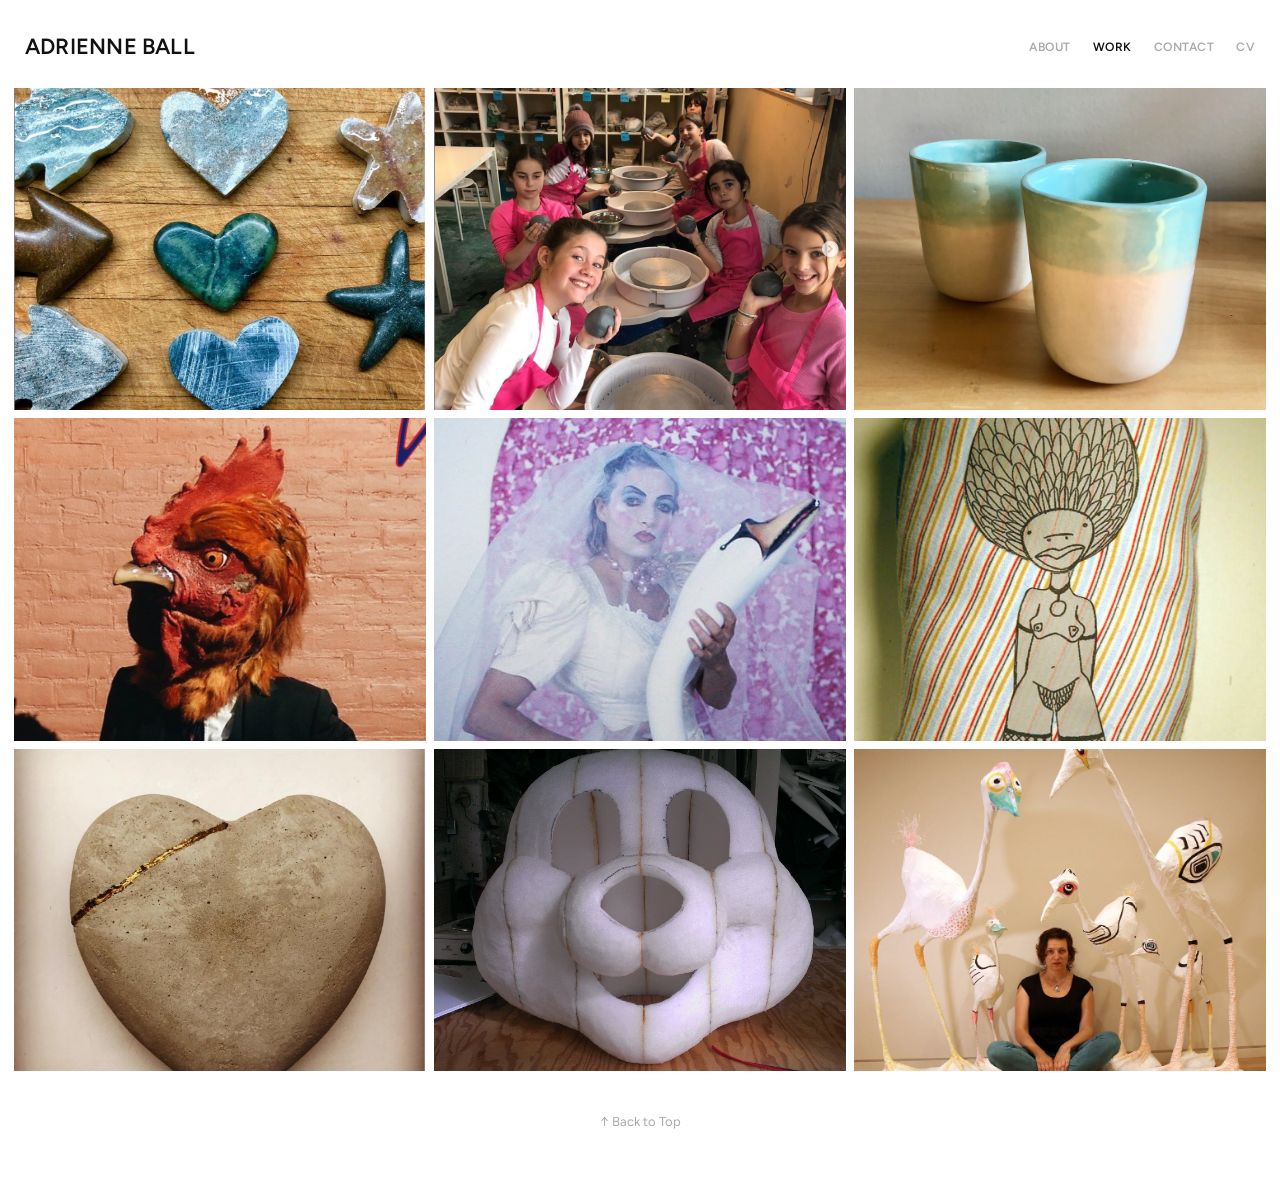
<file: index.html>
<!doctype html>
<html lang="en"><head><meta charset="utf-8"><meta name="viewport" content="width=device-width,initial-scale=1">
<title>Adrienne Ball</title><meta name="description" content="Adrienne Ball — sculptor, ceramicist, maker and arts educator in Toronto.">
<meta property="og:title" content="Adrienne Ball"><meta property="og:image" content="https://adinball.com/img/covers/001.jpg">
<link rel="preconnect" href="https://fonts.googleapis.com"><link rel="preconnect" href="https://fonts.gstatic.com" crossorigin>
<link href="https://fonts.googleapis.com/css2?family=Bitter:wght@700&family=Figtree:wght@400;600&display=swap" rel="stylesheet">
<link rel="stylesheet" href="assets/site.css"><link rel="icon" href="assets/favicon.svg">
</head><body>
<header class="site-header"><a class="logo" href="">Adrienne Ball</a>
<button class="burger" aria-label="Menu" aria-expanded="false"><i></i><i></i><i></i></button>
<nav><a href="about/">About</a><a href="" class="active">Work</a><a href="contact/">Contact</a><a href="https://drive.google.com/file/d/17jtBFFFR1CXh-p_7INt2eBNtH4ynBPHz/view?usp=sharing" target="_blank" rel="noopener">CV</a></nav></header>
<main><div class="covers"><a class="cover" href="studiostone/"><img src="img/covers/001.jpg" alt="" loading="lazy" width="1206" height="943"><span class="cover-info"><span class="cover-title">Studiostone Creative</span><span class="cover-date">2020</span></span></a><a class="cover" href="clay-with-me/"><img src="img/covers/002.jpg" alt="" loading="lazy" width="1202" height="940"><span class="cover-info"><span class="cover-title">Clay with Me Studios</span><span class="cover-date">2020</span></span></a><a class="cover" href="rooser/"><img src="img/covers/003.jpg" alt="" loading="lazy" width="1920" height="1501"><span class="cover-info"><span class="cover-title">Ceramics</span><span class="cover-date">2020</span></span></a><a class="cover" href="filmtv/"><img src="img/covers/004.jpg" alt="" loading="lazy" width="914" height="715"><span class="cover-info"><span class="cover-title">Film/TV/Private Commission</span><span class="cover-date">2020</span></span></a><a class="cover" href="personal-1/"><img src="img/covers/005.jpg" alt="" loading="lazy" width="533" height="416"><span class="cover-info"><span class="cover-title">Personal</span><span class="cover-date">2020</span></span></a><a class="cover" href="personal/"><img src="img/covers/006.jpg" alt="" loading="lazy" width="1000" height="781"><span class="cover-info"><span class="cover-title">Colabs</span><span class="cover-date">2020</span></span></a><a class="cover" href="concrete/"><img src="img/covers/007.jpg" alt="" loading="lazy" width="1204" height="941"><span class="cover-info"><span class="cover-title">Concrete</span><span class="cover-date">2020</span></span></a><a class="cover" href="mascots/"><img src="img/covers/008.jpg" alt="" loading="lazy" width="1383" height="1082"><span class="cover-info"><span class="cover-title">Mascots</span><span class="cover-date">2020</span></span></a><a class="cover" href="ichabod/"><img src="img/covers/009.jpg" alt="" loading="lazy" width="1000" height="781"><span class="cover-info"><span class="cover-title">Ichabod-Paper Maché</span><span class="cover-date">2020</span></span></a></div></main>
<footer><a href="#top" class="totop">↑ Back to Top</a></footer>
<div class="lightbox" hidden><button class="lb-close" aria-label="Close">×</button><img alt=""></div>
<script src="assets/site.js"></script>
</body></html>
</file>
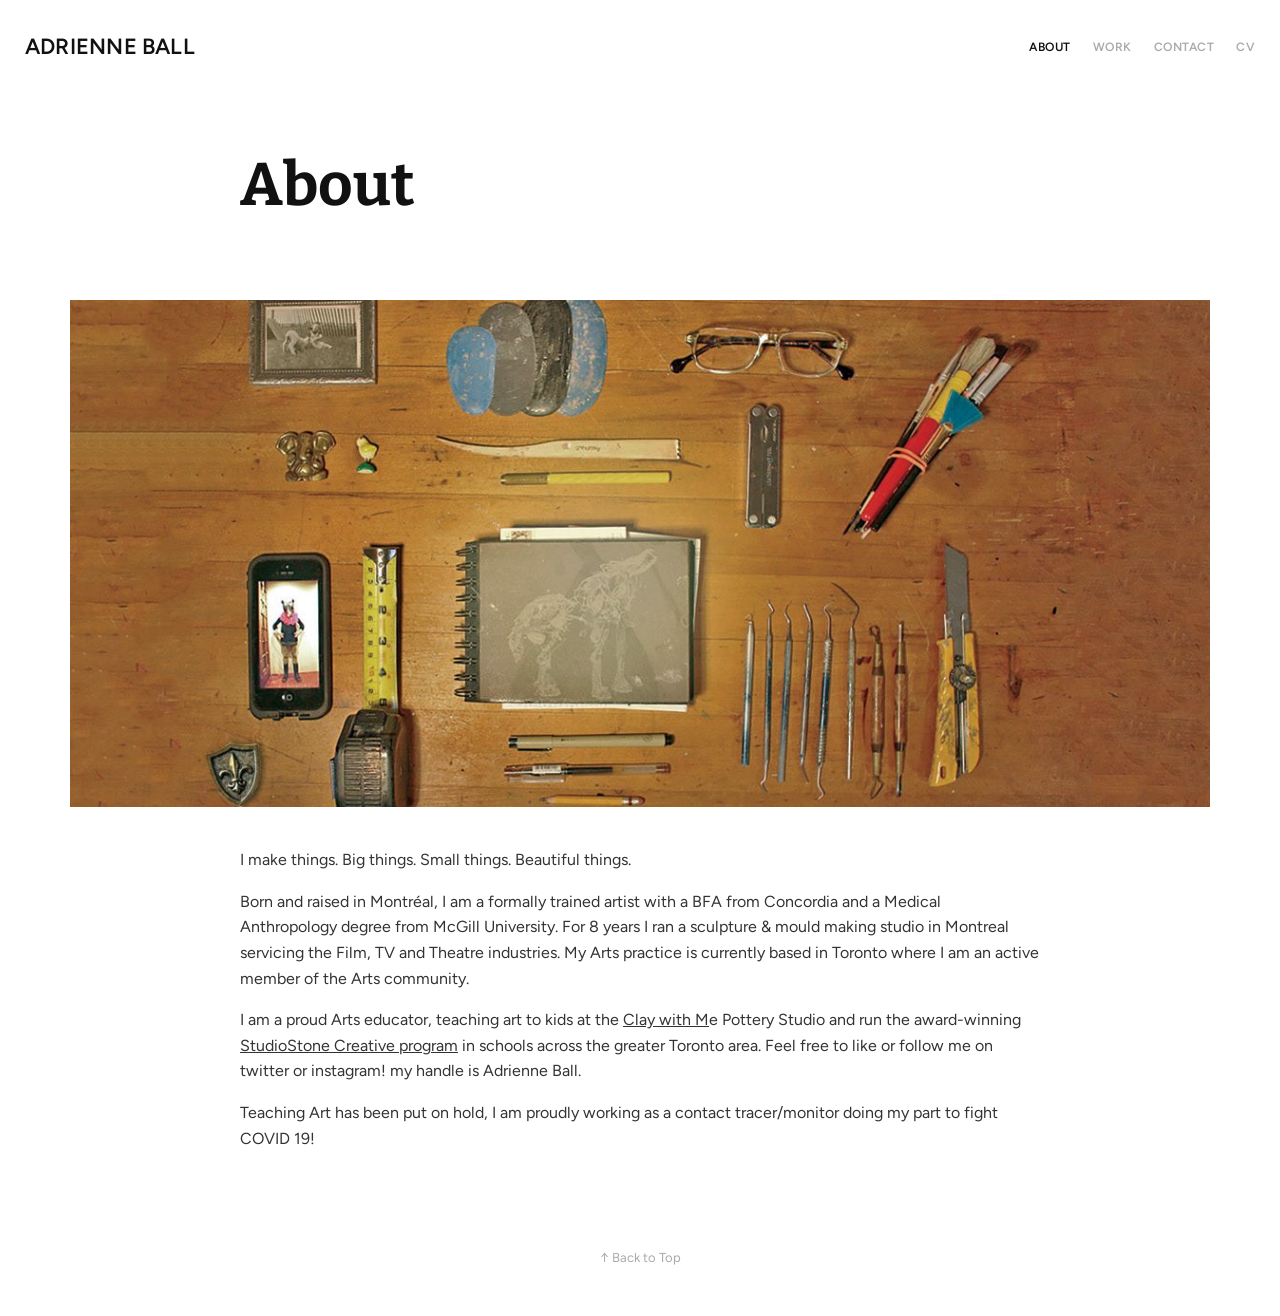
<file: about/index.html>
<!doctype html>
<html lang="en"><head><meta charset="utf-8"><meta name="viewport" content="width=device-width,initial-scale=1">
<title>Adrienne Ball - About</title><meta name="description" content="Adrienne Ball — sculptor, ceramicist, maker and arts educator in Toronto.">
<meta property="og:title" content="Adrienne Ball - About">
<link rel="preconnect" href="https://fonts.googleapis.com"><link rel="preconnect" href="https://fonts.gstatic.com" crossorigin>
<link href="https://fonts.googleapis.com/css2?family=Bitter:wght@700&family=Figtree:wght@400;600&display=swap" rel="stylesheet">
<link rel="stylesheet" href="../assets/site.css"><link rel="icon" href="../assets/favicon.svg">
</head><body>
<header class="site-header"><a class="logo" href="../">Adrienne Ball</a>
<button class="burger" aria-label="Menu" aria-expanded="false"><i></i><i></i><i></i></button>
<nav><a href="../about/" class="active">About</a><a href="../">Work</a><a href="../contact/">Contact</a><a href="https://drive.google.com/file/d/17jtBFFFR1CXh-p_7INt2eBNtH4ynBPHz/view?usp=sharing" target="_blank" rel="noopener">CV</a></nav></header>
<main><div class="project-header"><h1>About</h1></div><section class="mod image"><a class="cell" href="../img/about/010.jpg" style="flex:2.2472 1 0"><img src="../img/about/010.jpg" width="1200" height="534" alt="Adrienne Ball studio tools" loading="lazy"></a></section>
<section class="mod text"><div><span style="color:#333333;"> I make things. Big things. Small things. Beautiful things. </span></div><div><span style="color:#333333;">Born and raised in Montréal, I am a formally trained artist with a BFA from Concordia and a Medical Anthropology degree from McGill University. For 8 years I ran a sculpture &amp; mould making studio in Montreal servicing the Film, TV and Theatre industries.  My Arts practice is currently based in Toronto where I am an active member of the Arts community. </span></div><div><span style="color:#333333;">I am a proud Arts educator, teaching art to kids at the <a href="https://www.claywithmepotterystudio.com/">Clay with M</a><span class="underline">e Pottery Studio</span> and run the award-winning <a href="http://studiostonecreative.com/#googtrans/en/en">StudioStone Creative <span class="underline">program</span></a> in schools across the greater Toronto area. Feel free to like or follow me on twitter or instagram! my handle is Adrienne Ball.</span></div><div><span style="color:#333333;">Teaching Art has been put on hold,  I am proudly working as a contact tracer/monitor doing my part to fight COVID 19!</span></div></section></main>
<footer><a href="#top" class="totop">↑ Back to Top</a></footer>
<div class="lightbox" hidden><button class="lb-close" aria-label="Close">×</button><img alt=""></div>
<script src="../assets/site.js"></script>
</body></html>
</file>
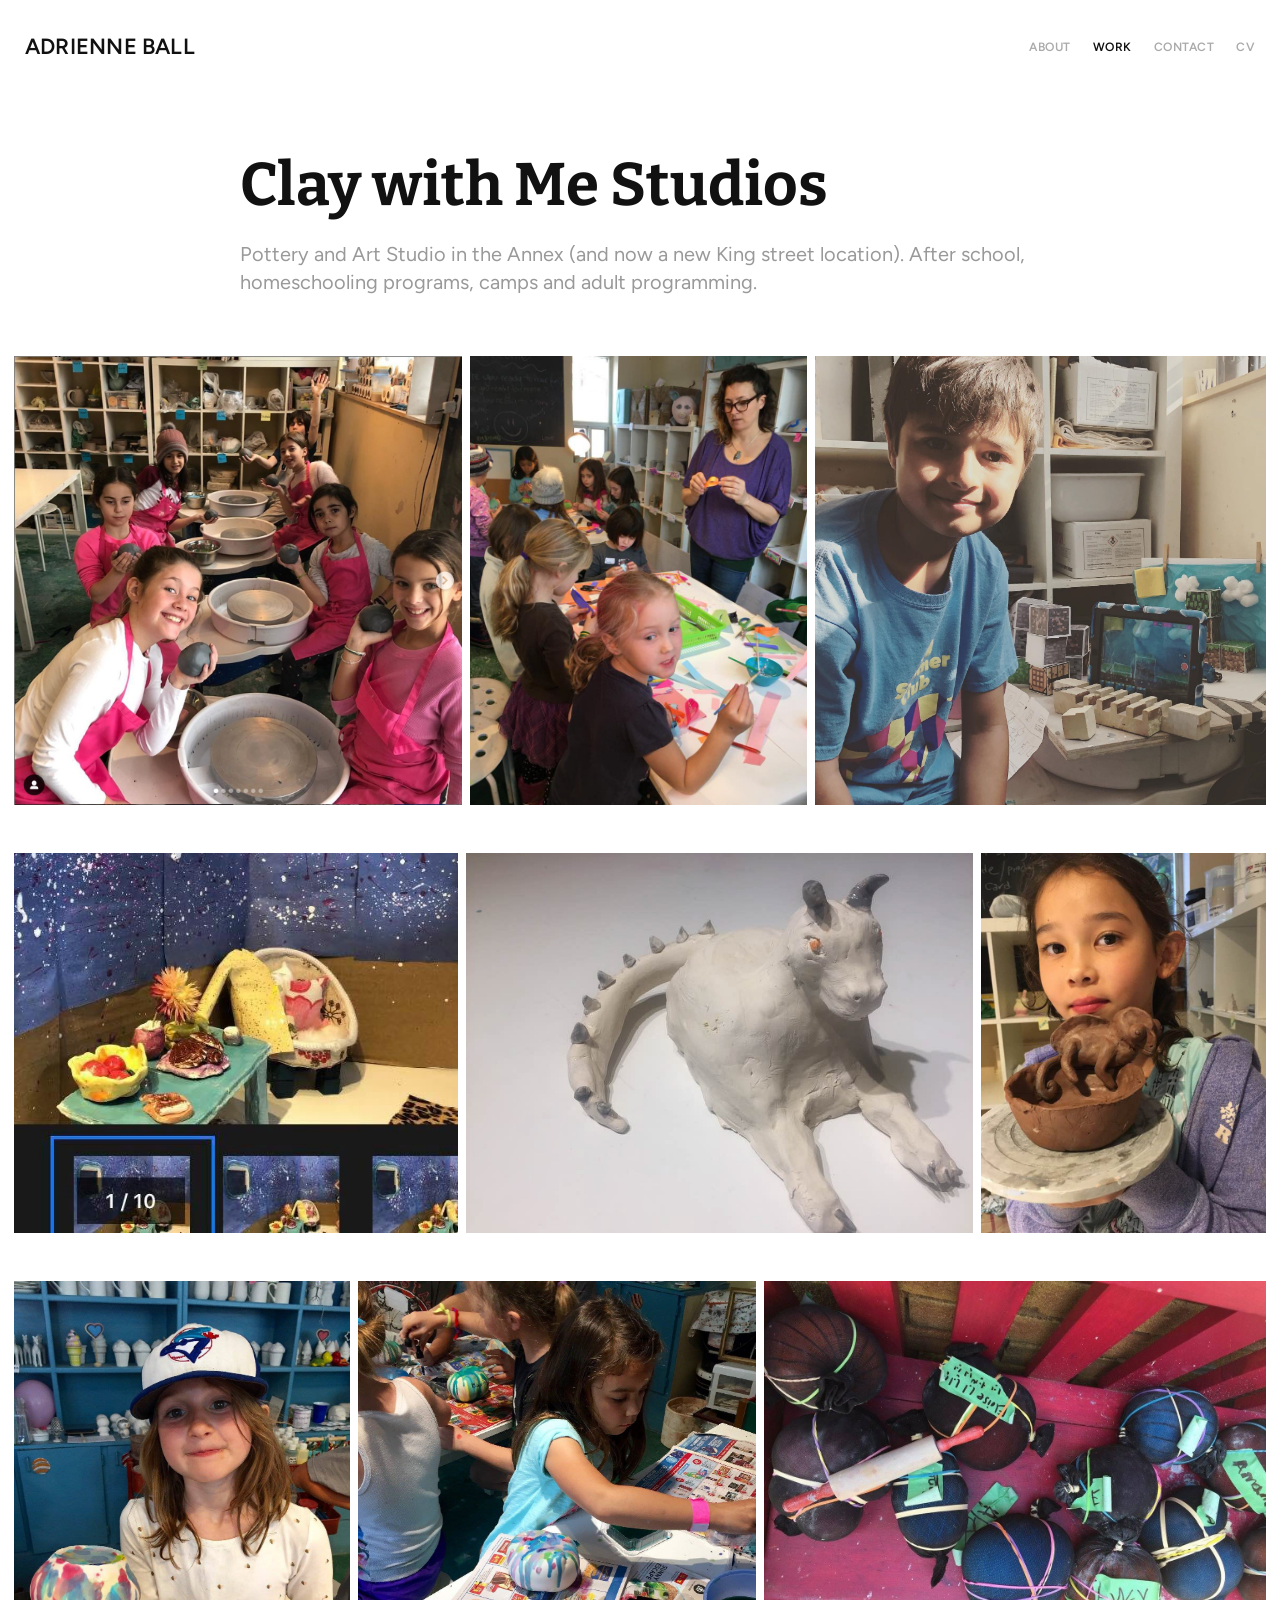
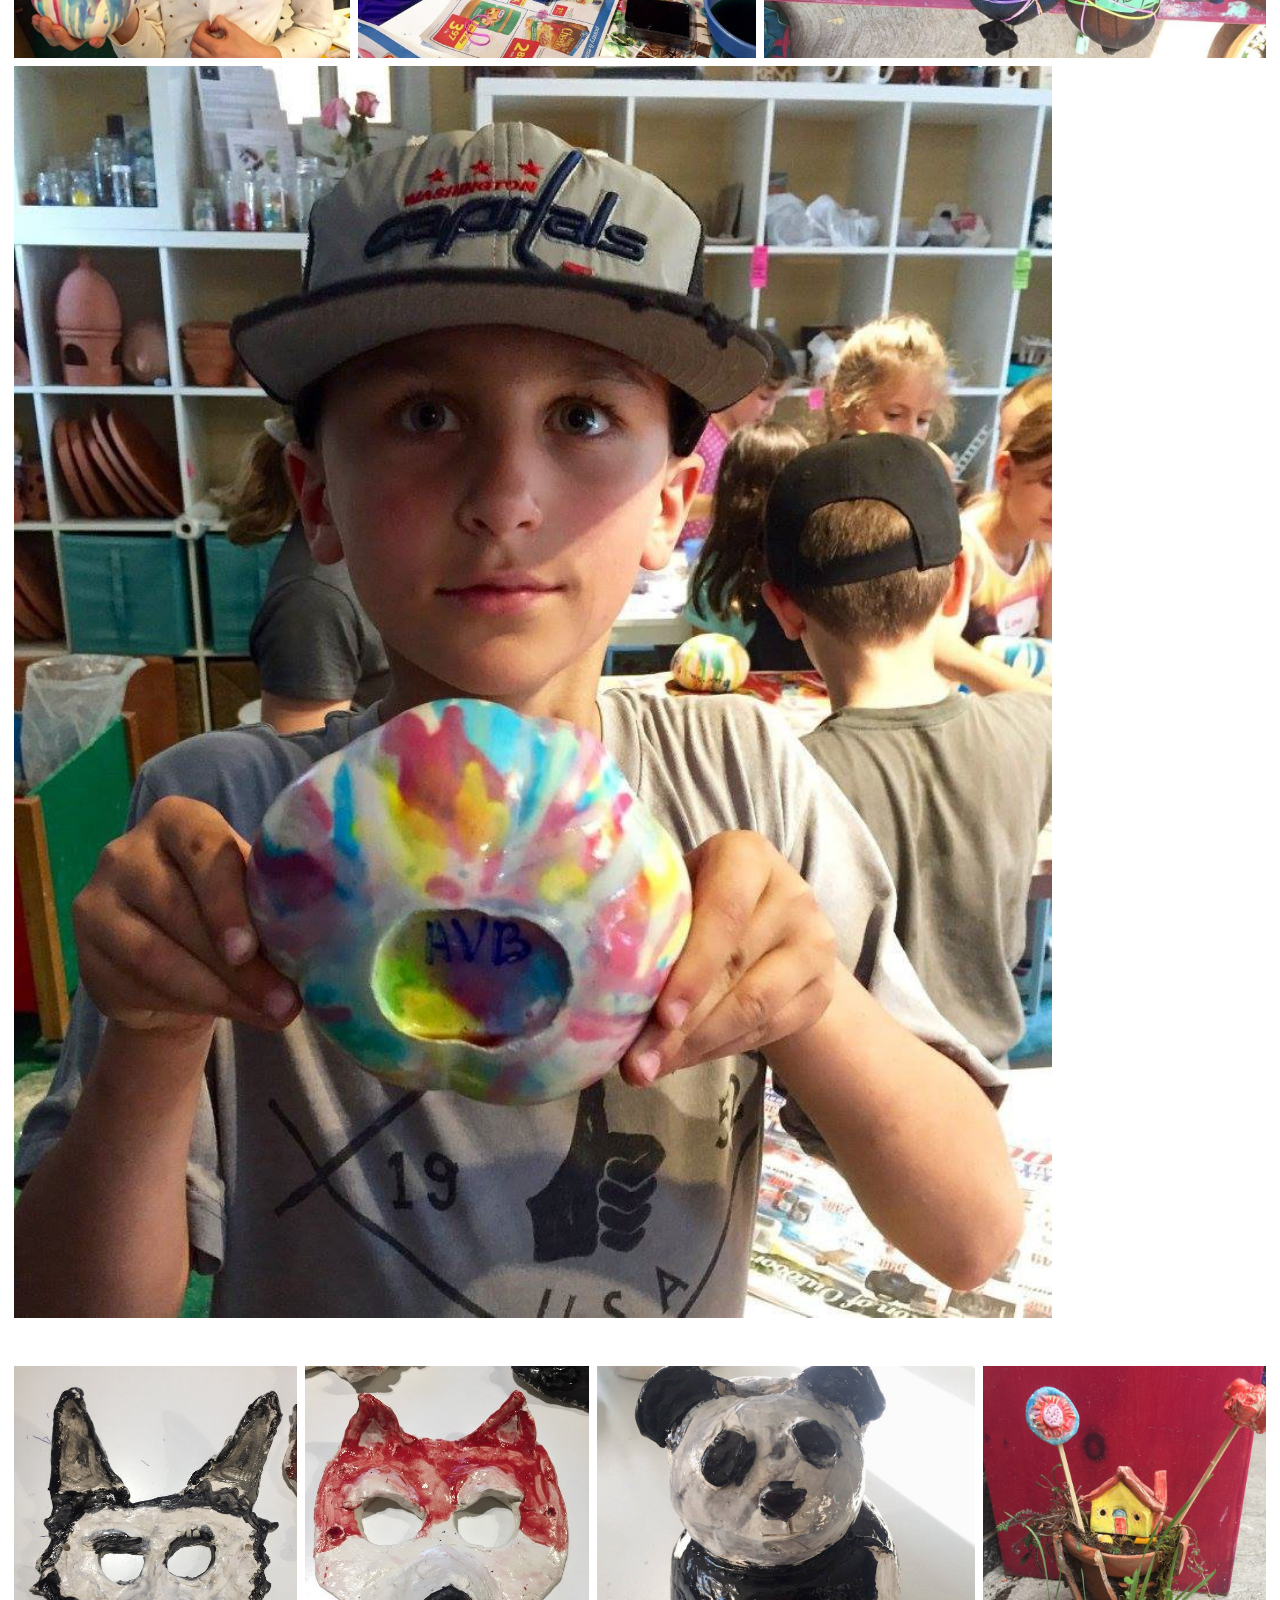
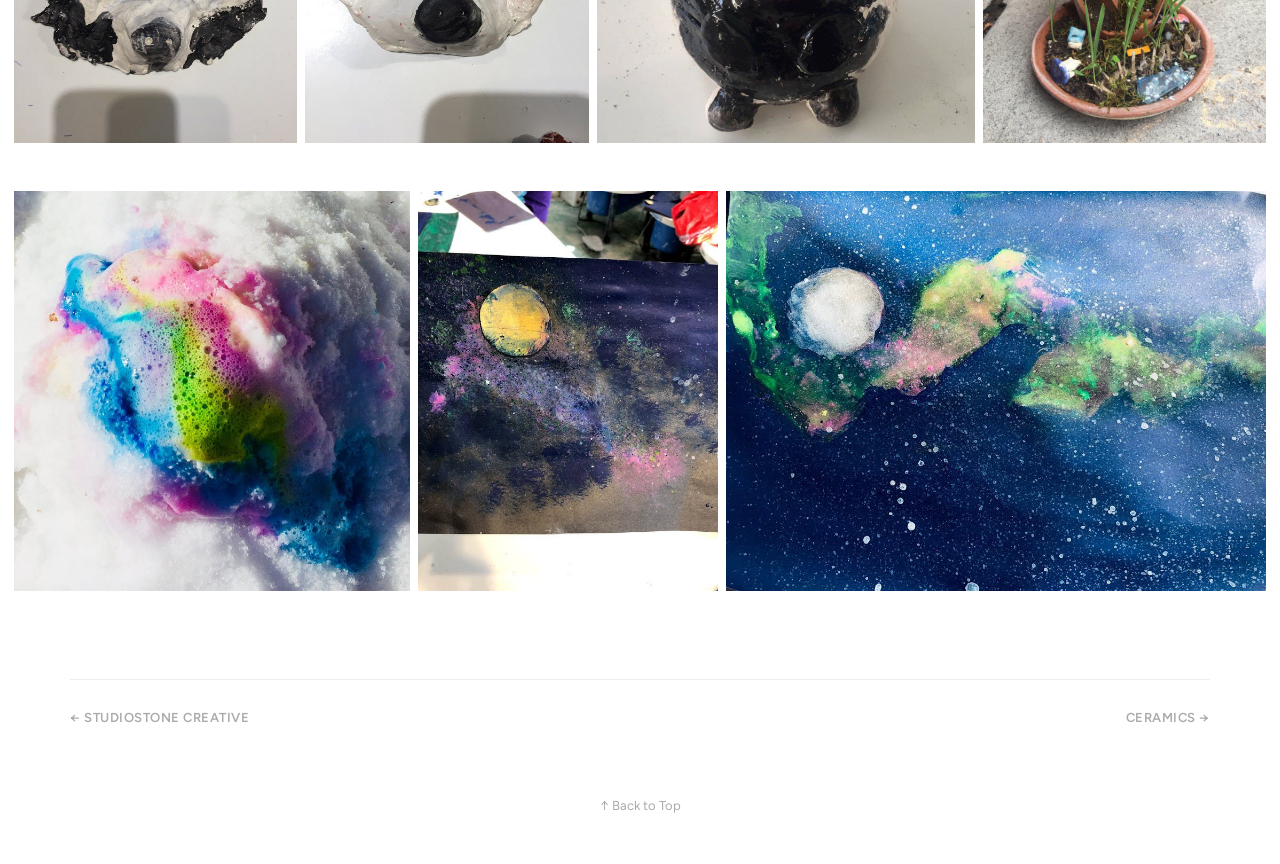
<file: clay-with-me/index.html>
<!doctype html>
<html lang="en"><head><meta charset="utf-8"><meta name="viewport" content="width=device-width,initial-scale=1">
<title>Adrienne Ball - Clay with Me Studios</title><meta name="description" content="Adrienne Ball — sculptor, ceramicist, maker and arts educator in Toronto.">
<meta property="og:title" content="Adrienne Ball - Clay with Me Studios"><meta property="og:image" content="https://adinball.com/img/covers/002.jpg">
<link rel="preconnect" href="https://fonts.googleapis.com"><link rel="preconnect" href="https://fonts.gstatic.com" crossorigin>
<link href="https://fonts.googleapis.com/css2?family=Bitter:wght@700&family=Figtree:wght@400;600&display=swap" rel="stylesheet">
<link rel="stylesheet" href="../assets/site.css"><link rel="icon" href="../assets/favicon.svg">
</head><body>
<header class="site-header"><a class="logo" href="../">Adrienne Ball</a>
<button class="burger" aria-label="Menu" aria-expanded="false"><i></i><i></i><i></i></button>
<nav><a href="../about/">About</a><a href="../" class="active">Work</a><a href="../contact/">Contact</a><a href="https://drive.google.com/file/d/17jtBFFFR1CXh-p_7INt2eBNtH4ynBPHz/view?usp=sharing" target="_blank" rel="noopener">CV</a></nav></header>
<main><div class="project-header"><h1>Clay with Me Studios</h1><p class="description">Pottery and Art Studio in the Annex (and now a new King street location). After school, homeschooling programs, camps and adult programming.</p></div><section class="mod collection"><div class="row"><a class="cell" href="../img/clay-with-me/019.jpg" style="flex:0.9983 1 0"><img src="../img/clay-with-me/019.jpg" width="1200" height="1202" alt="Clay with Me Studios" loading="lazy"></a><a class="cell" href="../img/clay-with-me/020.jpg" style="flex:0.7500 1 0"><img src="../img/clay-with-me/020.jpg" width="720" height="960" alt="Clay with Me Studios" loading="lazy"></a><a class="cell" href="../img/clay-with-me/021.jpg" style="flex:1.0049 1 0"><img src="../img/clay-with-me/021.jpg" width="1440" height="1433" alt="Clay with Me Studios" loading="lazy"></a></div></section>
<section class="mod collection"><div class="row"><a class="cell" href="../img/clay-with-me/022.jpg" style="flex:1.1681 1 0"><img src="../img/clay-with-me/022.jpg" width="535" height="458" alt="Clay with Me Studios" loading="lazy"></a><a class="cell" href="../img/clay-with-me/023.jpg" style="flex:1.3333 1 0"><img src="../img/clay-with-me/023.jpg" width="960" height="720" alt="Clay with Me Studios" loading="lazy"></a><a class="cell" href="../img/clay-with-me/024.jpg" style="flex:0.7500 1 0"><img src="../img/clay-with-me/024.jpg" width="720" height="960" alt="Clay with Me Studios" loading="lazy"></a></div></section>
<section class="mod collection"><div class="row"><a class="cell" href="../img/clay-with-me/025.jpg" style="flex:0.8921 1 0"><img src="../img/clay-with-me/025.jpg" width="918" height="1029" alt="Clay with Me Studios" loading="lazy"></a><a class="cell" href="../img/clay-with-me/026.jpg" style="flex:1.0580 1 0"><img src="../img/clay-with-me/026.jpg" width="1186" height="1121" alt="Clay with Me Studios" loading="lazy"></a><a class="cell" href="../img/clay-with-me/027.jpg" style="flex:1.3333 1 0"><img src="../img/clay-with-me/027.jpg" width="1200" height="900" alt="Clay with Me Studios" loading="lazy"></a></div><div class="row"><a class="cell" href="../img/clay-with-me/028.jpg" style="flex:0.8292 1 0"><img src="../img/clay-with-me/028.jpg" width="898" height="1083" alt="Clay with Me Studios" loading="lazy"></a></div></section>
<section class="mod collection"><div class="row"><a class="cell" href="../img/clay-with-me/029.jpg" style="flex:0.7503 1 0"><img src="../img/clay-with-me/029.jpg" width="562" height="749" alt="Clay with Me Studios" loading="lazy"></a><a class="cell" href="../img/clay-with-me/030.jpg" style="flex:0.7503 1 0"><img src="../img/clay-with-me/030.jpg" width="562" height="749" alt="Clay with Me Studios" loading="lazy"></a><a class="cell" href="../img/clay-with-me/031.jpg" style="flex:1.0000 1 0"><img src="../img/clay-with-me/031.jpg" width="1106" height="1106" alt="Clay with Me Studios" loading="lazy"></a><a class="cell" href="../img/clay-with-me/032.jpg" style="flex:0.7500 1 0"><img src="../img/clay-with-me/032.jpg" width="1536" height="2048" alt="Clay with Me Studios" loading="lazy"></a></div></section>
<section class="mod collection"><div class="row"><a class="cell" href="../img/clay-with-me/033.jpg" style="flex:0.9907 1 0"><img src="../img/clay-with-me/033.jpg" width="742" height="749" alt="Clay with Me Studios" loading="lazy"></a><a class="cell" href="../img/clay-with-me/034.jpg" style="flex:0.7503 1 0"><img src="../img/clay-with-me/034.jpg" width="562" height="749" alt="Clay with Me Studios" loading="lazy"></a><a class="cell" href="../img/clay-with-me/035.jpg" style="flex:1.3498 1 0"><img src="../img/clay-with-me/035.jpg" width="1011" height="749" alt="Clay with Me Studios" loading="lazy"></a></div></section><nav class="pager"><a href="../studiostone/">← Studiostone Creative</a><a href="../rooser/">Ceramics →</a></nav></main>
<footer><a href="#top" class="totop">↑ Back to Top</a></footer>
<div class="lightbox" hidden><button class="lb-close" aria-label="Close">×</button><img alt=""></div>
<script src="../assets/site.js"></script>
</body></html>
</file>
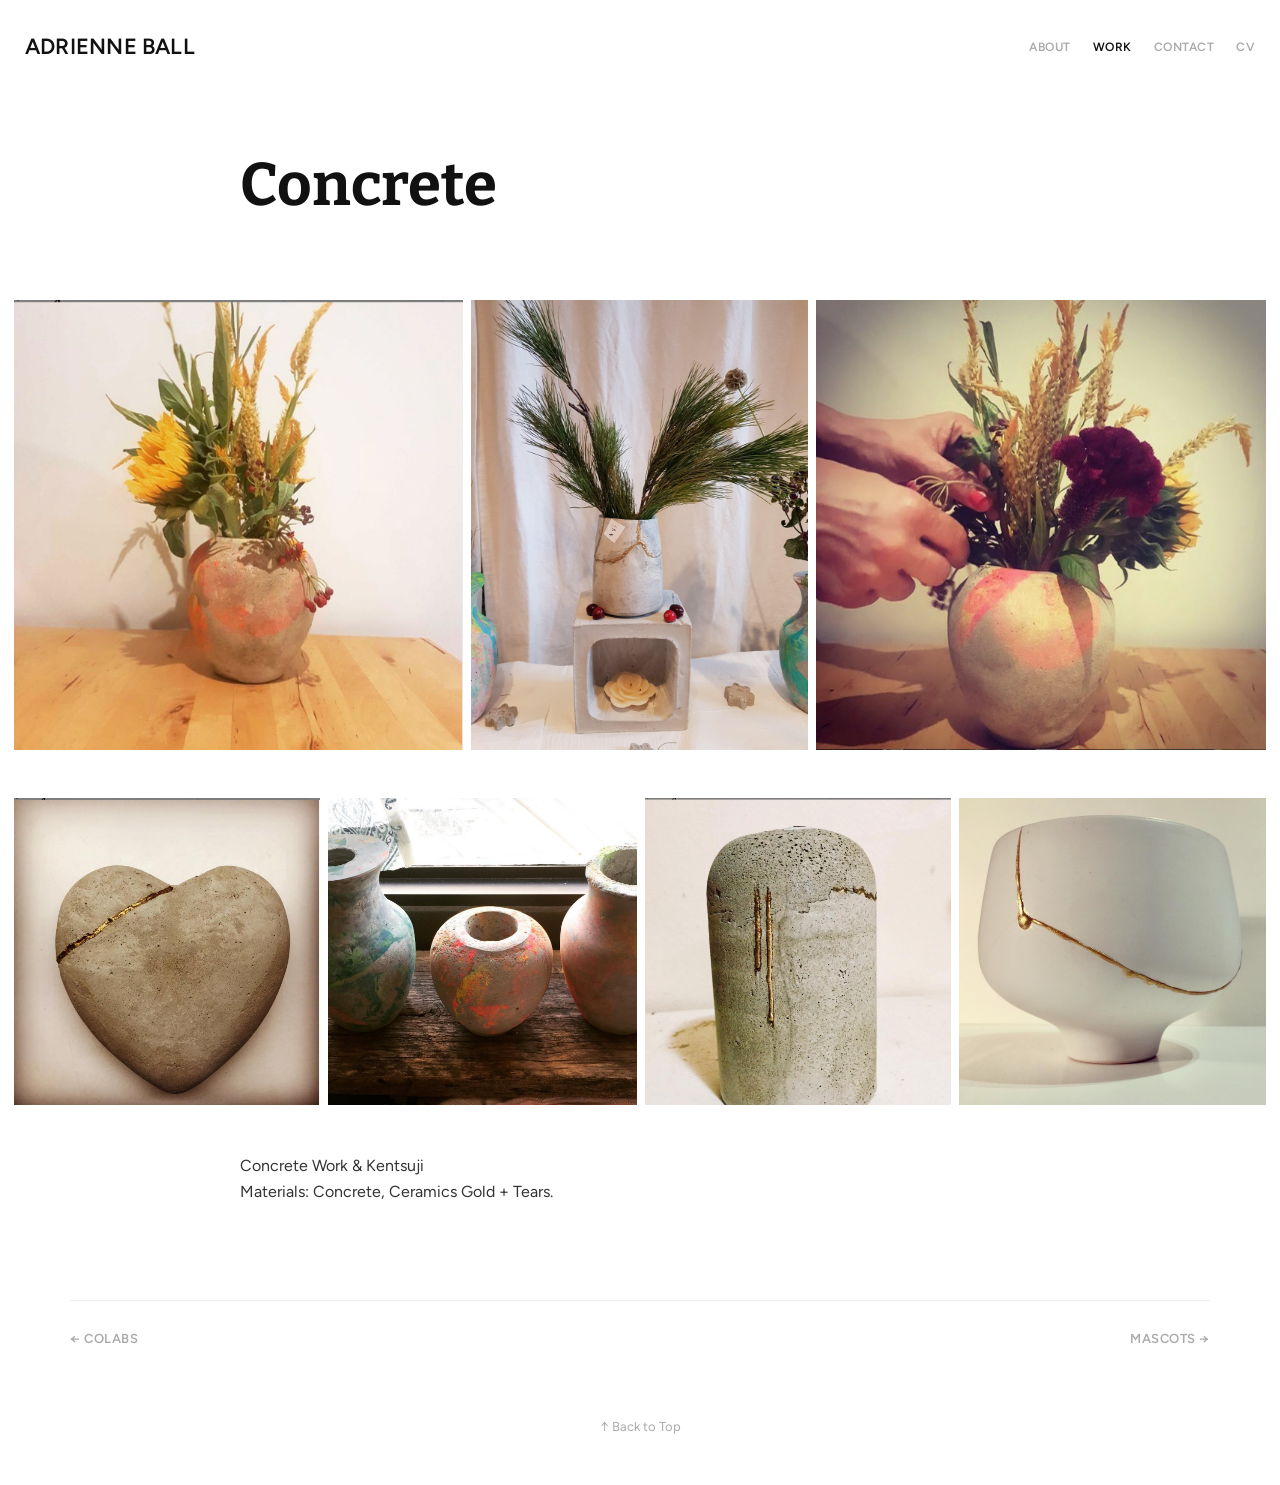
<file: concrete/index.html>
<!doctype html>
<html lang="en"><head><meta charset="utf-8"><meta name="viewport" content="width=device-width,initial-scale=1">
<title>Adrienne Ball - Concrete</title><meta name="description" content="Adrienne Ball — sculptor, ceramicist, maker and arts educator in Toronto.">
<meta property="og:title" content="Adrienne Ball - Concrete"><meta property="og:image" content="https://adinball.com/img/covers/007.jpg">
<link rel="preconnect" href="https://fonts.googleapis.com"><link rel="preconnect" href="https://fonts.gstatic.com" crossorigin>
<link href="https://fonts.googleapis.com/css2?family=Bitter:wght@700&family=Figtree:wght@400;600&display=swap" rel="stylesheet">
<link rel="stylesheet" href="../assets/site.css"><link rel="icon" href="../assets/favicon.svg">
</head><body>
<header class="site-header"><a class="logo" href="../">Adrienne Ball</a>
<button class="burger" aria-label="Menu" aria-expanded="false"><i></i><i></i><i></i></button>
<nav><a href="../about/">About</a><a href="../" class="active">Work</a><a href="../contact/">Contact</a><a href="https://drive.google.com/file/d/17jtBFFFR1CXh-p_7INt2eBNtH4ynBPHz/view?usp=sharing" target="_blank" rel="noopener">CV</a></nav></header>
<main><div class="project-header"><h1>Concrete</h1></div><section class="mod collection"><div class="row"><a class="cell" href="../img/concrete/069.jpg" style="flex:0.9967 1 0"><img src="../img/concrete/069.jpg" width="1200" height="1204" alt="Concrete" loading="lazy"></a><a class="cell" href="../img/concrete/070.jpg" style="flex:0.7500 1 0"><img src="../img/concrete/070.jpg" width="1800" height="2400" alt="Concrete" loading="lazy"></a><a class="cell" href="../img/concrete/071.jpg" style="flex:1.0000 1 0"><img src="../img/concrete/071.jpg" width="1200" height="1200" alt="Concrete" loading="lazy"></a></div></section>
<section class="mod collection"><div class="row"><a class="cell" href="../img/concrete/072.jpg" style="flex:0.9967 1 0"><img src="../img/concrete/072.jpg" width="1200" height="1204" alt="Concrete" loading="lazy"></a><a class="cell" href="../img/concrete/073.jpg" style="flex:1.0033 1 0"><img src="../img/concrete/073.jpg" width="1200" height="1196" alt="Concrete" loading="lazy"></a><a class="cell" href="../img/concrete/074.jpg" style="flex:0.9967 1 0"><img src="../img/concrete/074.jpg" width="1198" height="1202" alt="Concrete" loading="lazy"></a><a class="cell" href="../img/concrete/075.jpg" style="flex:1.0000 1 0"><img src="../img/concrete/075.jpg" width="1194" height="1194" alt="Concrete" loading="lazy"></a></div></section>
<section class="mod text"><div>Concrete Work &amp; Kentsuji <br>Materials: Concrete, Ceramics Gold + Tears.</div></section><nav class="pager"><a href="../personal/">← Colabs</a><a href="../mascots/">Mascots →</a></nav></main>
<footer><a href="#top" class="totop">↑ Back to Top</a></footer>
<div class="lightbox" hidden><button class="lb-close" aria-label="Close">×</button><img alt=""></div>
<script src="../assets/site.js"></script>
</body></html>
</file>
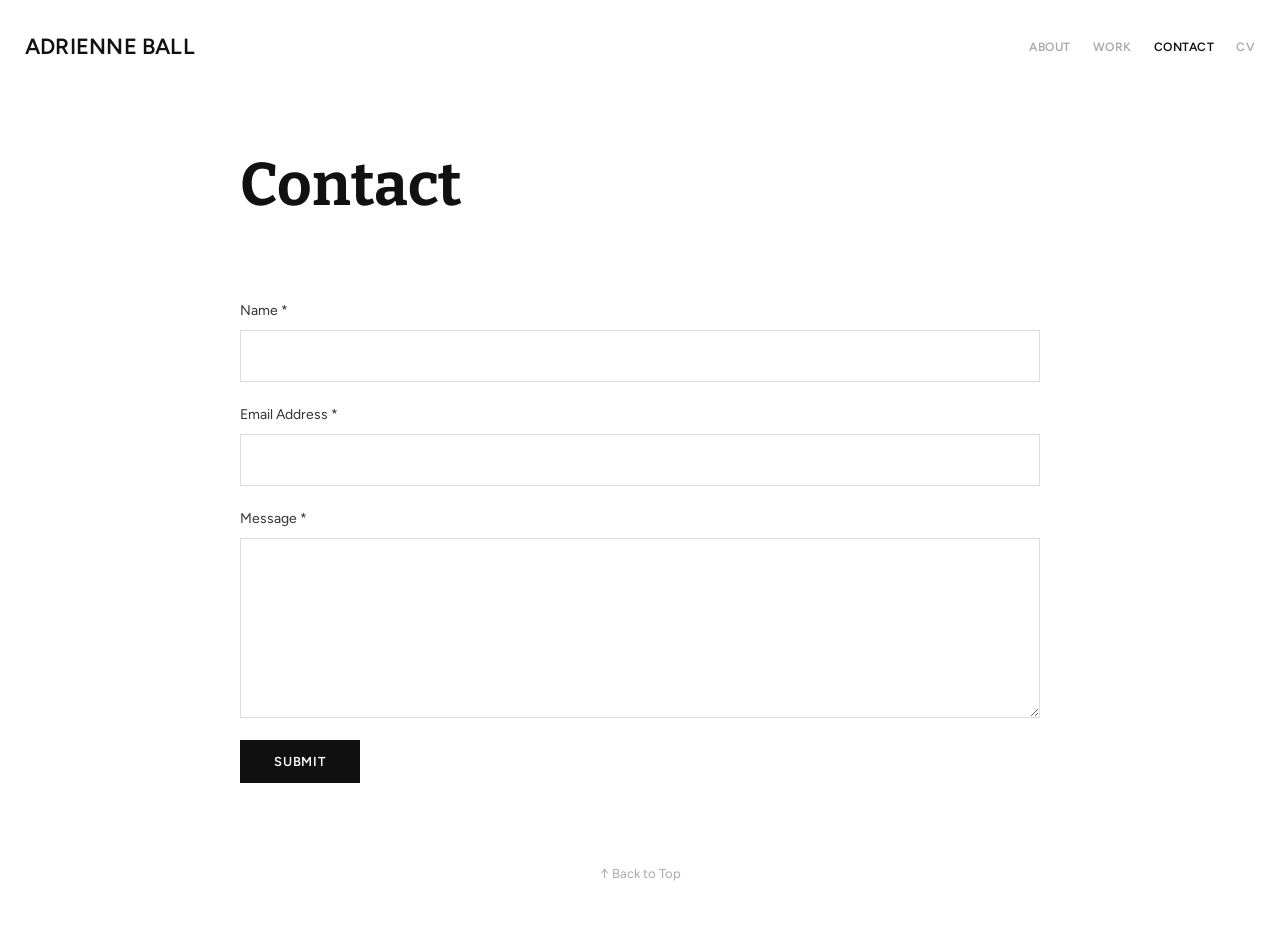
<file: contact/index.html>
<!doctype html>
<html lang="en"><head><meta charset="utf-8"><meta name="viewport" content="width=device-width,initial-scale=1">
<title>Adrienne Ball - Contact</title><meta name="description" content="Adrienne Ball — sculptor, ceramicist, maker and arts educator in Toronto.">
<meta property="og:title" content="Adrienne Ball - Contact">
<link rel="preconnect" href="https://fonts.googleapis.com"><link rel="preconnect" href="https://fonts.gstatic.com" crossorigin>
<link href="https://fonts.googleapis.com/css2?family=Bitter:wght@700&family=Figtree:wght@400;600&display=swap" rel="stylesheet">
<link rel="stylesheet" href="../assets/site.css"><link rel="icon" href="../assets/favicon.svg">
</head><body>
<header class="site-header"><a class="logo" href="../">Adrienne Ball</a>
<button class="burger" aria-label="Menu" aria-expanded="false"><i></i><i></i><i></i></button>
<nav><a href="../about/">About</a><a href="../">Work</a><a href="../contact/" class="active">Contact</a><a href="https://drive.google.com/file/d/17jtBFFFR1CXh-p_7INt2eBNtH4ynBPHz/view?usp=sharing" target="_blank" rel="noopener">CV</a></nav></header>
<main><div class="project-header"><h1>Contact</h1></div>
<section class="mod text"><form class="contact" action="https://formsubmit.co/ajax/adinball@gmail.com" method="POST">
<label>Name *<input name="name" required></label>
<label>Email Address *<input type="email" name="email" required></label>
<label>Message *<textarea name="message" rows="6" required></textarea></label>
<input type="text" name="_honey" style="display:none" tabindex="-1" autocomplete="off"><input type="hidden" name="_subject" value="New message from adinball.com"><input type="hidden" name="_template" value="table">
<button type="submit">Submit</button><p class="thanks" hidden>Thank you!</p></form></section></main>
<footer><a href="#top" class="totop">↑ Back to Top</a></footer>
<div class="lightbox" hidden><button class="lb-close" aria-label="Close">×</button><img alt=""></div>
<script src="../assets/site.js"></script>
</body></html>
</file>
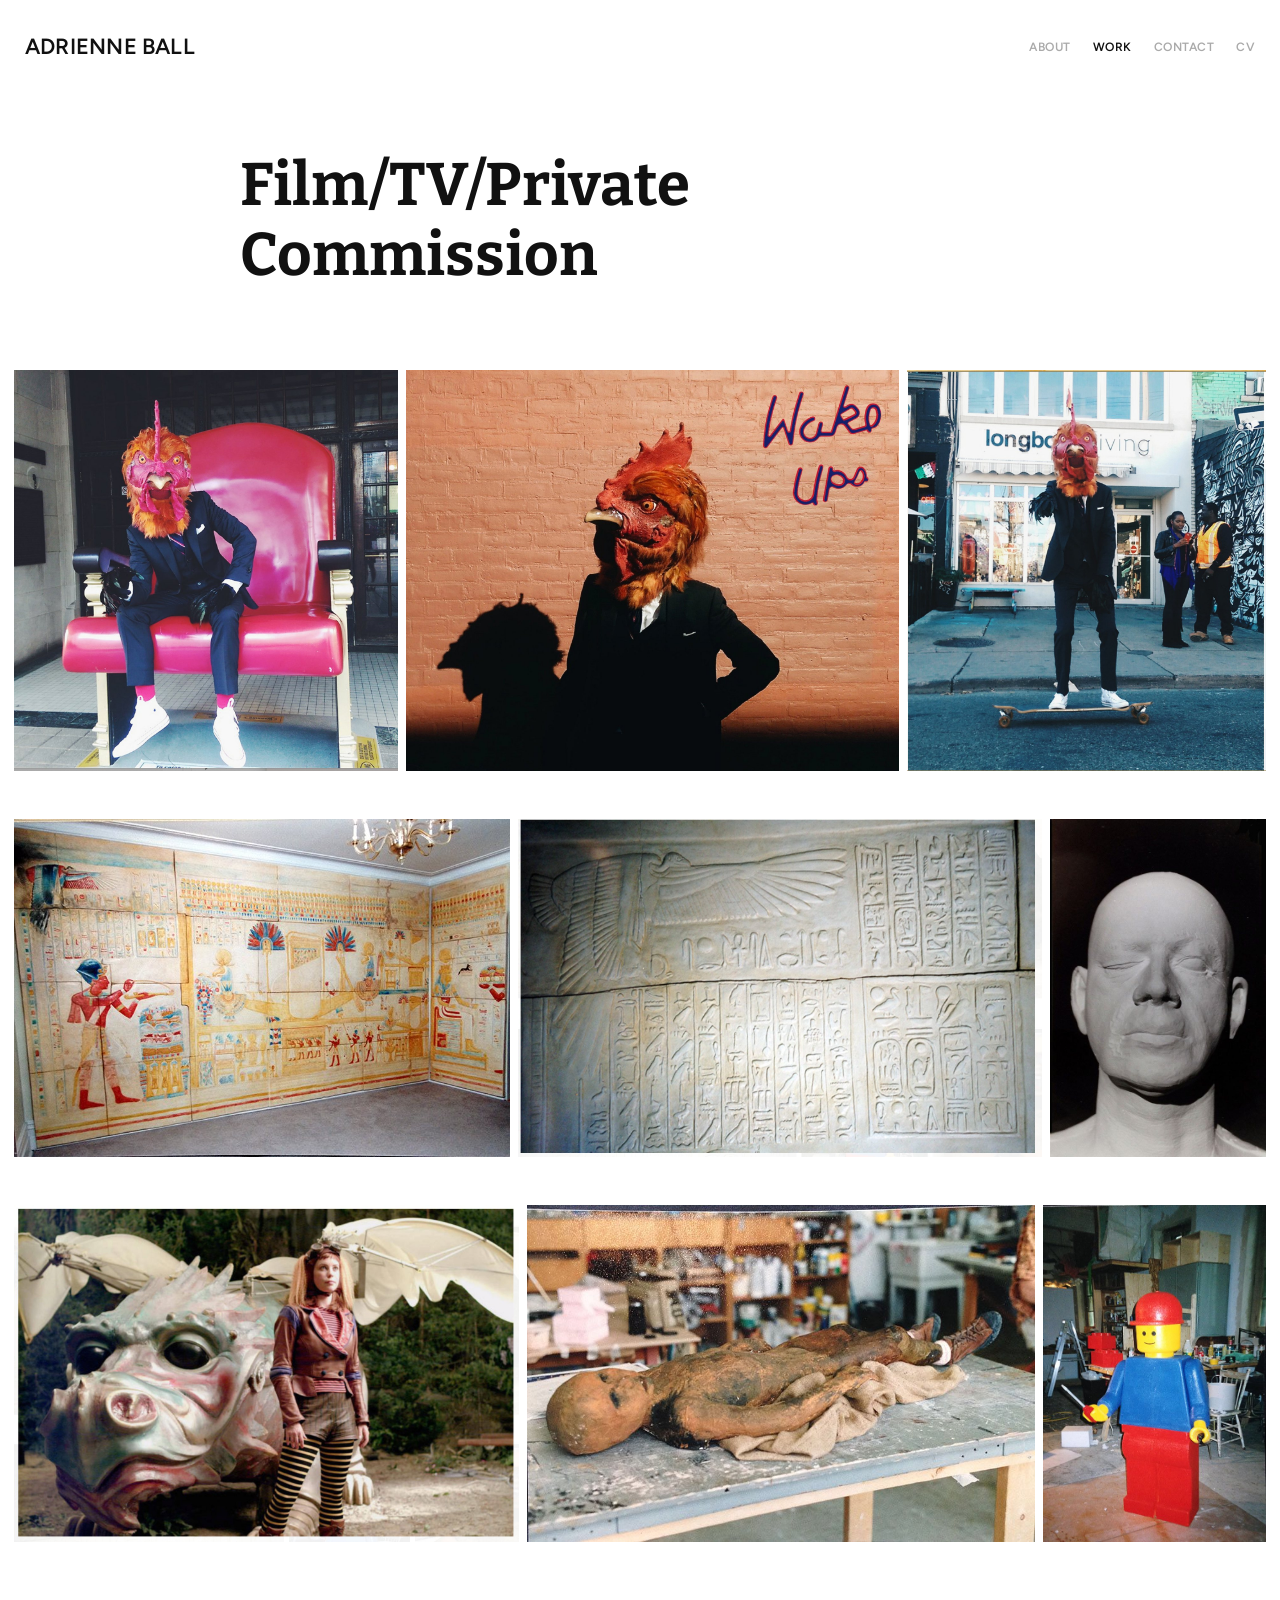
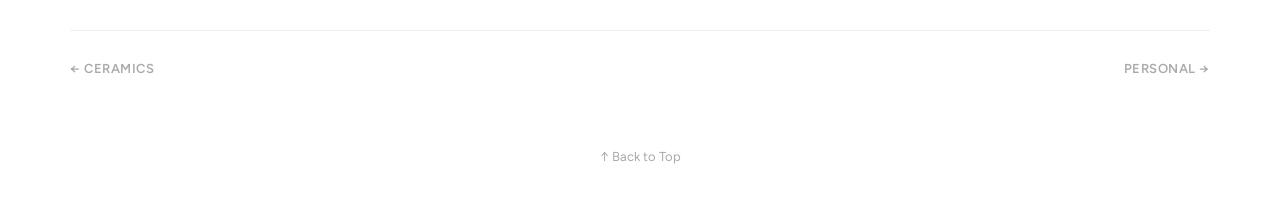
<file: filmtv/index.html>
<!doctype html>
<html lang="en"><head><meta charset="utf-8"><meta name="viewport" content="width=device-width,initial-scale=1">
<title>Adrienne Ball - Film/TV/Private Commission</title><meta name="description" content="Adrienne Ball — sculptor, ceramicist, maker and arts educator in Toronto.">
<meta property="og:title" content="Adrienne Ball - Film/TV/Private Commission"><meta property="og:image" content="https://adinball.com/img/covers/004.jpg">
<link rel="preconnect" href="https://fonts.googleapis.com"><link rel="preconnect" href="https://fonts.gstatic.com" crossorigin>
<link href="https://fonts.googleapis.com/css2?family=Bitter:wght@700&family=Figtree:wght@400;600&display=swap" rel="stylesheet">
<link rel="stylesheet" href="../assets/site.css"><link rel="icon" href="../assets/favicon.svg">
</head><body>
<header class="site-header"><a class="logo" href="../">Adrienne Ball</a>
<button class="burger" aria-label="Menu" aria-expanded="false"><i></i><i></i><i></i></button>
<nav><a href="../about/">About</a><a href="../" class="active">Work</a><a href="../contact/">Contact</a><a href="https://drive.google.com/file/d/17jtBFFFR1CXh-p_7INt2eBNtH4ynBPHz/view?usp=sharing" target="_blank" rel="noopener">CV</a></nav></header>
<main><div class="project-header"><h1>Film/TV/Private Commission</h1></div><section class="mod collection"><div class="row"><a class="cell" href="../img/filmtv/041.jpg" style="flex:0.9585 1 0"><img src="../img/filmtv/041.jpg" width="1200" height="1252" alt="Film/TV/Private Commission" loading="lazy"></a><a class="cell" href="../img/filmtv/042.jpg" style="flex:1.2284 1 0"><img src="../img/filmtv/042.jpg" width="1732" height="1410" alt="Film/TV/Private Commission" loading="lazy"></a><a class="cell" href="../img/filmtv/043.jpg" style="flex:0.8959 1 0"><img src="../img/filmtv/043.jpg" width="1274" height="1422" alt="Film/TV/Private Commission" loading="lazy"></a></div></section>
<section class="mod collection"><div class="row"><a class="cell" href="../img/filmtv/044.jpg" style="flex:1.4679 1 0"><img src="../img/filmtv/044.jpg" width="800" height="545" alt="Film/TV/Private Commission" loading="lazy"></a><a class="cell" href="../img/filmtv/045.jpg" style="flex:1.5494 1 0"><img src="../img/filmtv/045.jpg" width="1630" height="1052" alt="Film/TV/Private Commission" loading="lazy"></a><a class="cell" href="../img/filmtv/046.jpg" style="flex:0.6400 1 0"><img src="../img/filmtv/046.jpg" width="512" height="800" alt="Film/TV/Private Commission" loading="lazy"></a></div></section>
<section class="mod collection"><div class="row"><a class="cell" href="../img/filmtv/047.jpg" style="flex:1.4972 1 0"><img src="../img/filmtv/047.jpg" width="1632" height="1090" alt="Film/TV/Private Commission" loading="lazy"></a><a class="cell" href="../img/filmtv/048.jpg" style="flex:1.5038 1 0"><img src="../img/filmtv/048.jpg" width="800" height="532" alt="Film/TV/Private Commission" loading="lazy"></a><a class="cell" href="../img/filmtv/049.jpg" style="flex:0.6613 1 0"><img src="../img/filmtv/049.jpg" width="529" height="800" alt="Film/TV/Private Commission" loading="lazy"></a></div></section><nav class="pager"><a href="../rooser/">← Ceramics</a><a href="../personal-1/">Personal →</a></nav></main>
<footer><a href="#top" class="totop">↑ Back to Top</a></footer>
<div class="lightbox" hidden><button class="lb-close" aria-label="Close">×</button><img alt=""></div>
<script src="../assets/site.js"></script>
</body></html>
</file>
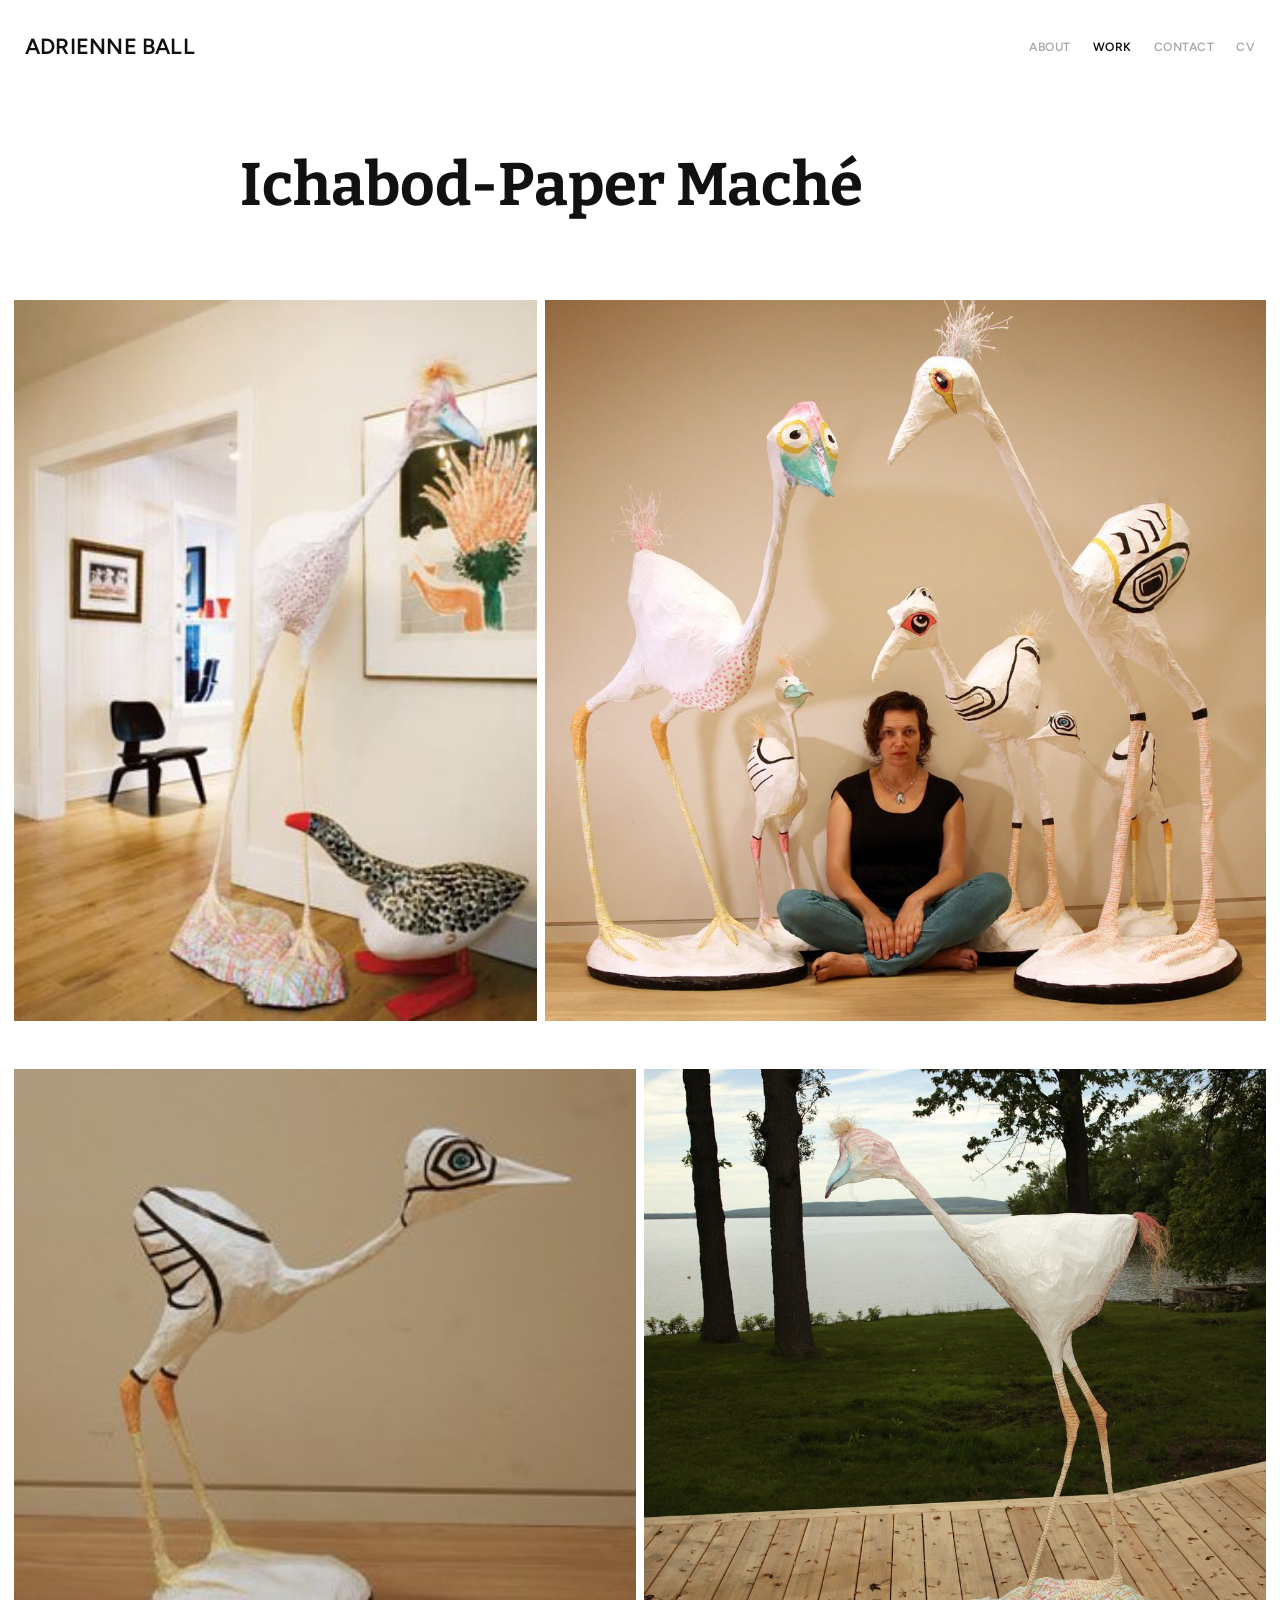
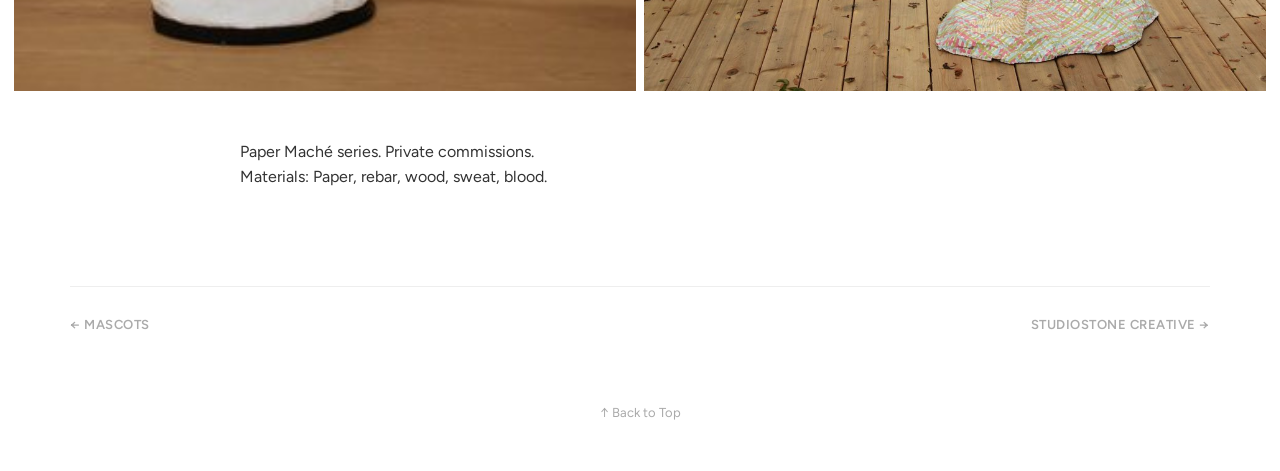
<file: ichabod/index.html>
<!doctype html>
<html lang="en"><head><meta charset="utf-8"><meta name="viewport" content="width=device-width,initial-scale=1">
<title>Adrienne Ball - Ichabod-Paper Maché</title><meta name="description" content="Adrienne Ball — sculptor, ceramicist, maker and arts educator in Toronto.">
<meta property="og:title" content="Adrienne Ball - Ichabod-Paper Maché"><meta property="og:image" content="https://adinball.com/img/covers/009.jpg">
<link rel="preconnect" href="https://fonts.googleapis.com"><link rel="preconnect" href="https://fonts.gstatic.com" crossorigin>
<link href="https://fonts.googleapis.com/css2?family=Bitter:wght@700&family=Figtree:wght@400;600&display=swap" rel="stylesheet">
<link rel="stylesheet" href="../assets/site.css"><link rel="icon" href="../assets/favicon.svg">
</head><body>
<header class="site-header"><a class="logo" href="../">Adrienne Ball</a>
<button class="burger" aria-label="Menu" aria-expanded="false"><i></i><i></i><i></i></button>
<nav><a href="../about/">About</a><a href="../" class="active">Work</a><a href="../contact/">Contact</a><a href="https://drive.google.com/file/d/17jtBFFFR1CXh-p_7INt2eBNtH4ynBPHz/view?usp=sharing" target="_blank" rel="noopener">CV</a></nav></header>
<main><div class="project-header"><h1>Ichabod-Paper Maché</h1></div><section class="mod collection"><div class="row"><a class="cell" href="../img/ichabod/090.jpg" style="flex:0.7264 1 0"><img src="../img/ichabod/090.jpg" width="300" height="413" alt="Ichabod-Paper Maché" loading="lazy"></a><a class="cell" href="../img/ichabod/091.jpg" style="flex:1.0000 1 0"><img src="../img/ichabod/091.jpg" width="1000" height="1000" alt="Ichabod-Paper Maché" loading="lazy"></a></div></section>
<section class="mod collection"><div class="row"><a class="cell" href="../img/ichabod/092.jpg" style="flex:1.0000 1 0"><img src="../img/ichabod/092.jpg" width="300" height="300" alt="Ichabod-Paper Maché" loading="lazy"></a><a class="cell" href="../img/ichabod/093.jpg" style="flex:1.0000 1 0"><img src="../img/ichabod/093.jpg" width="1000" height="1000" alt="Ichabod-Paper Maché" loading="lazy"></a></div></section>
<section class="mod text"><div>Paper Maché series. Private commissions.<br>Materials: Paper, rebar, wood, sweat, blood.</div></section><nav class="pager"><a href="../mascots/">← Mascots</a><a href="../studiostone/">Studiostone Creative →</a></nav></main>
<footer><a href="#top" class="totop">↑ Back to Top</a></footer>
<div class="lightbox" hidden><button class="lb-close" aria-label="Close">×</button><img alt=""></div>
<script src="../assets/site.js"></script>
</body></html>
</file>
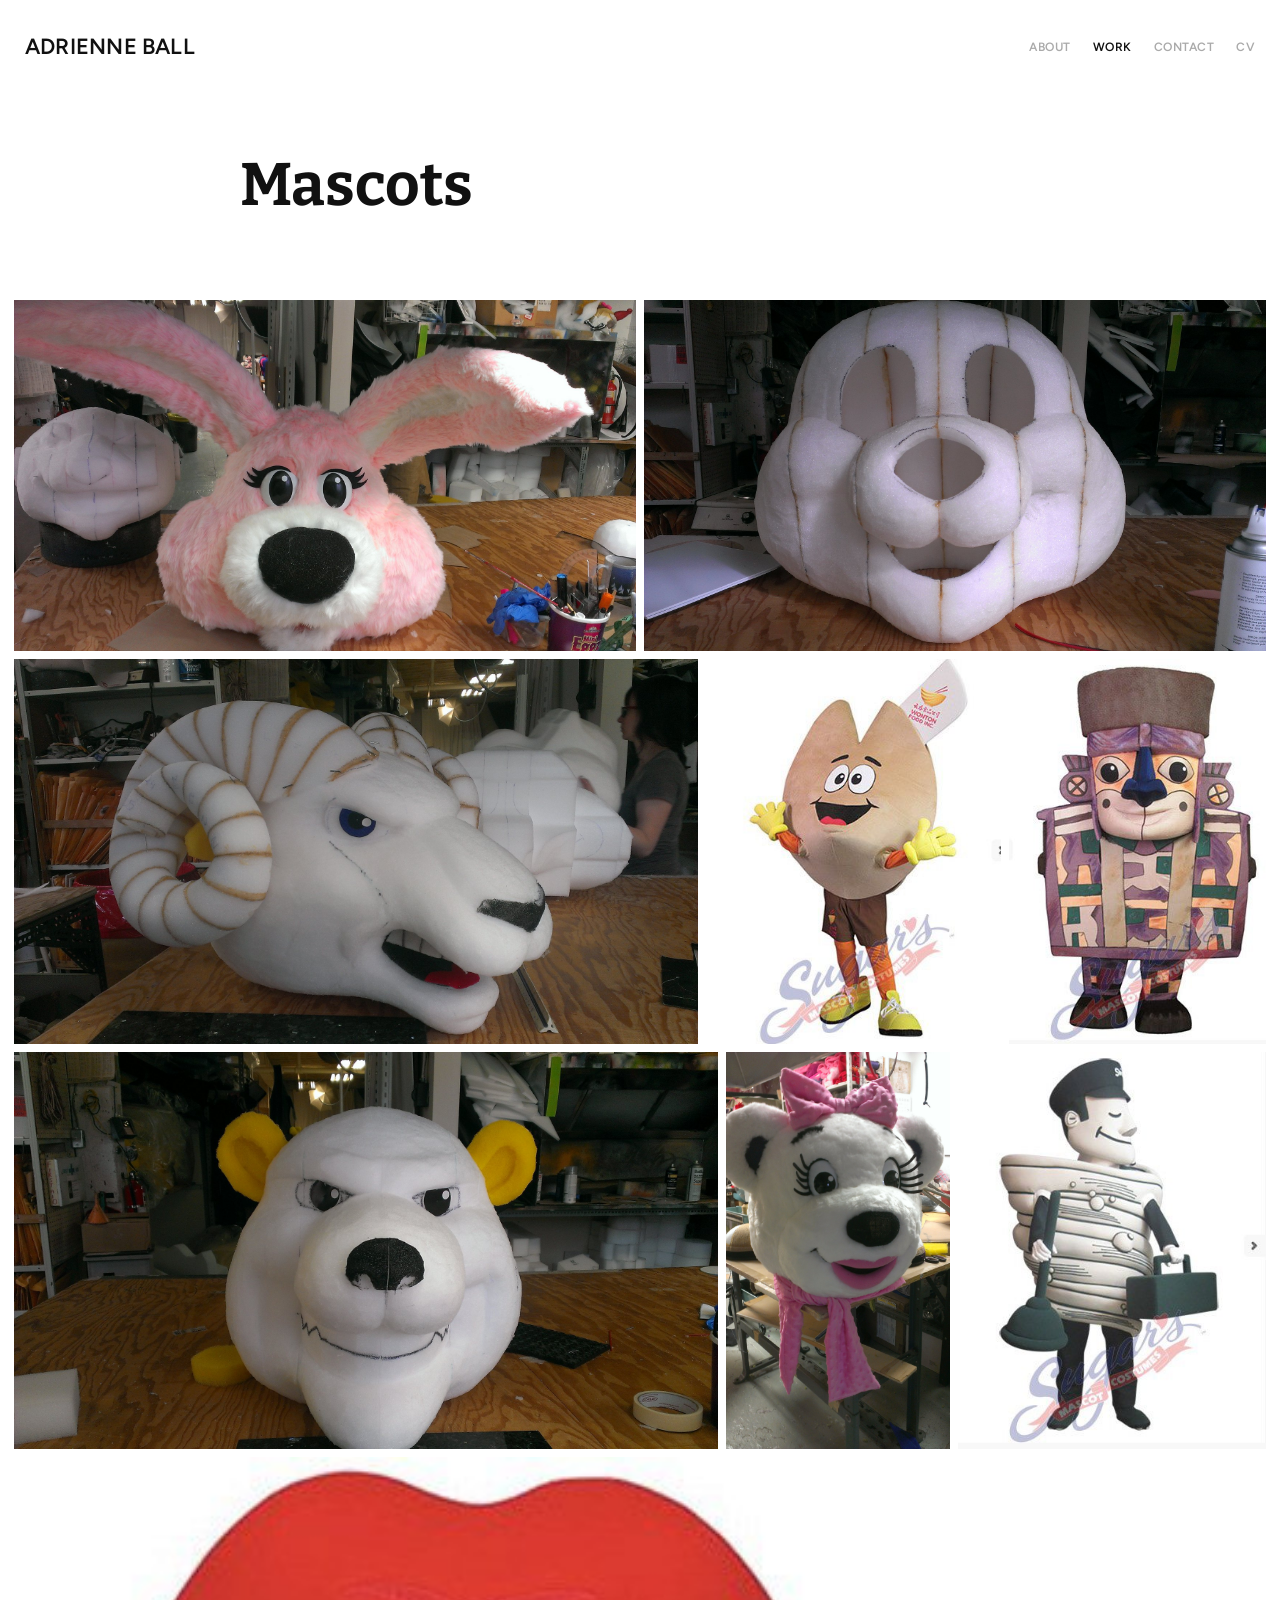
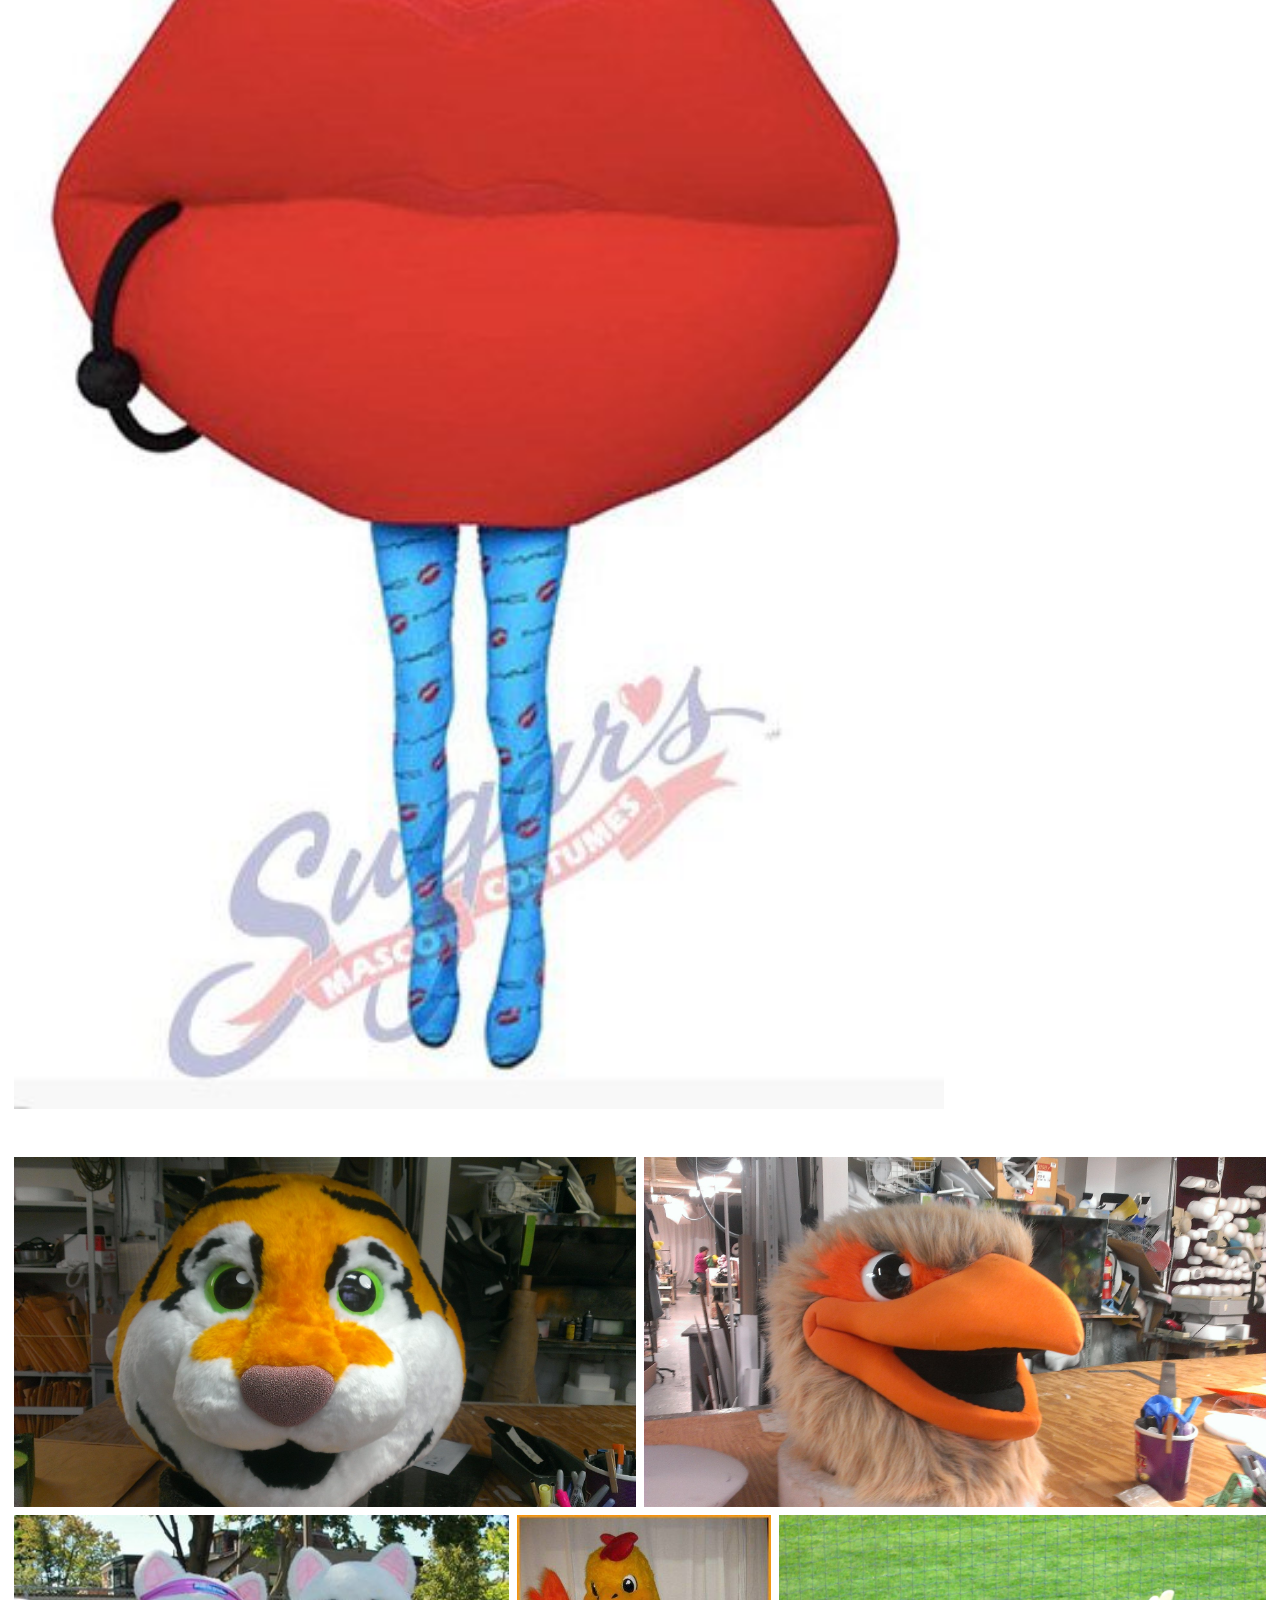
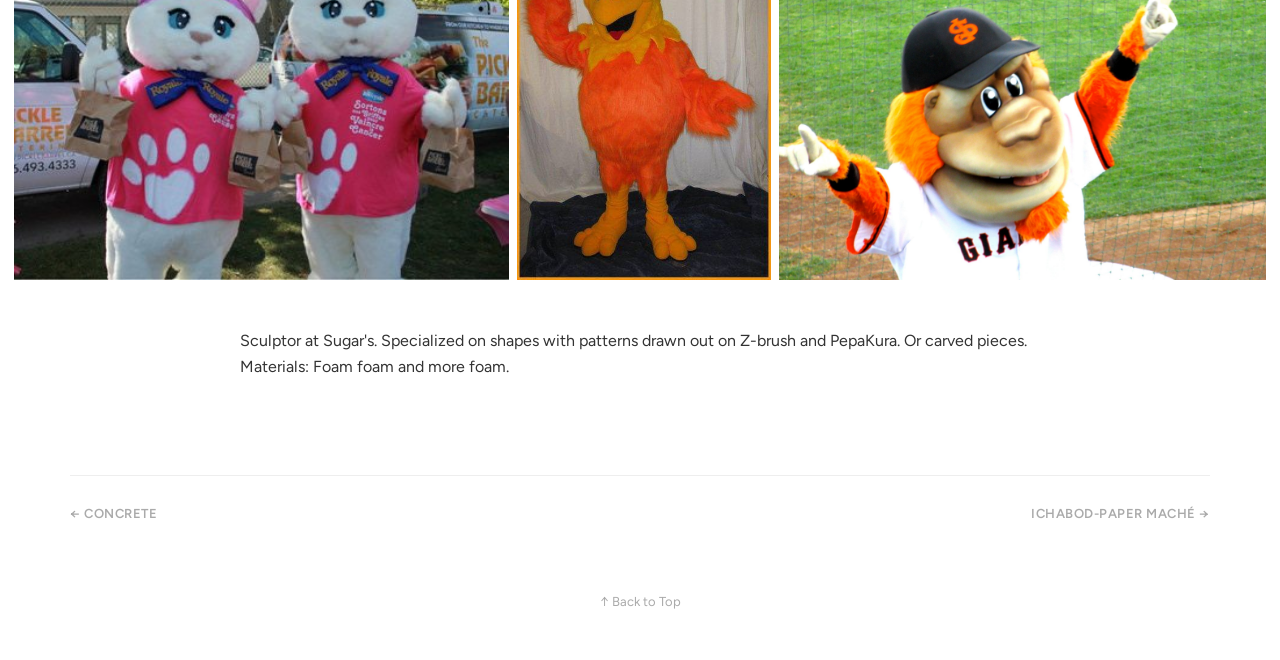
<file: mascots/index.html>
<!doctype html>
<html lang="en"><head><meta charset="utf-8"><meta name="viewport" content="width=device-width,initial-scale=1">
<title>Adrienne Ball - Mascots</title><meta name="description" content="Adrienne Ball — sculptor, ceramicist, maker and arts educator in Toronto.">
<meta property="og:title" content="Adrienne Ball - Mascots"><meta property="og:image" content="https://adinball.com/img/covers/008.jpg">
<link rel="preconnect" href="https://fonts.googleapis.com"><link rel="preconnect" href="https://fonts.gstatic.com" crossorigin>
<link href="https://fonts.googleapis.com/css2?family=Bitter:wght@700&family=Figtree:wght@400;600&display=swap" rel="stylesheet">
<link rel="stylesheet" href="../assets/site.css"><link rel="icon" href="../assets/favicon.svg">
</head><body>
<header class="site-header"><a class="logo" href="../">Adrienne Ball</a>
<button class="burger" aria-label="Menu" aria-expanded="false"><i></i><i></i><i></i></button>
<nav><a href="../about/">About</a><a href="../" class="active">Work</a><a href="../contact/">Contact</a><a href="https://drive.google.com/file/d/17jtBFFFR1CXh-p_7INt2eBNtH4ynBPHz/view?usp=sharing" target="_blank" rel="noopener">CV</a></nav></header>
<main><div class="project-header"><h1>Mascots</h1></div><section class="mod collection"><div class="row"><a class="cell" href="../img/mascots/076.jpg" style="flex:1.7745 1 0"><img src="../img/mascots/076.jpg" width="1920" height="1082" alt="Mascots" loading="lazy"></a><a class="cell" href="../img/mascots/077.jpg" style="flex:1.7745 1 0"><img src="../img/mascots/077.jpg" width="1920" height="1082" alt="Mascots" loading="lazy"></a></div><div class="row"><a class="cell" href="../img/mascots/078.jpg" style="flex:1.7745 1 0"><img src="../img/mascots/078.jpg" width="1920" height="1082" alt="Mascots" loading="lazy"></a><a class="cell" href="../img/mascots/079.jpg" style="flex:0.7657 1 0"><img src="../img/mascots/079.jpg" width="379" height="495" alt="Mascots" loading="lazy"></a><a class="cell" href="../img/mascots/080.jpg" style="flex:0.6673 1 0"><img src="../img/mascots/080.jpg" width="337" height="505" alt="Mascots" loading="lazy"></a></div><div class="row"><a class="cell" href="../img/mascots/081.jpg" style="flex:1.7745 1 0"><img src="../img/mascots/081.jpg" width="1920" height="1082" alt="Mascots" loading="lazy"></a><a class="cell" href="../img/mascots/082.jpg" style="flex:0.5637 1 0"><img src="../img/mascots/082.jpg" width="1353" height="2400" alt="Mascots" loading="lazy"></a><a class="cell" href="../img/mascots/083.jpg" style="flex:0.7758 1 0"><img src="../img/mascots/083.jpg" width="391" height="504" alt="Mascots" loading="lazy"></a></div><div class="row"><a class="cell" href="../img/mascots/084.jpg" style="flex:0.7426 1 0"><img src="../img/mascots/084.jpg" width="378" height="509" alt="Mascots" loading="lazy"></a></div></section>
<section class="mod collection"><div class="row"><a class="cell" href="../img/mascots/085.jpg" style="flex:1.7745 1 0"><img src="../img/mascots/085.jpg" width="1920" height="1082" alt="Mascots" loading="lazy"></a><a class="cell" href="../img/mascots/086.jpg" style="flex:1.7745 1 0"><img src="../img/mascots/086.jpg" width="1920" height="1082" alt="Mascots" loading="lazy"></a></div><div class="row"><a class="cell" href="../img/mascots/087.jpg" style="flex:1.3567 1 0"><img src="../img/mascots/087.jpg" width="426" height="314" alt="Mascots" loading="lazy"></a><a class="cell" href="../img/mascots/088.jpg" style="flex:0.6967 1 0"><img src="../img/mascots/088.jpg" width="418" height="600" alt="Mascots" loading="lazy"></a><a class="cell" href="../img/mascots/089.jpg" style="flex:1.3333 1 0"><img src="../img/mascots/089.jpg" width="2400" height="1800" alt="Mascots" loading="lazy"></a></div></section>
<section class="mod text"><div>Sculptor at Sugar's. Specialized on shapes with patterns drawn out on Z-brush and PepaKura.  Or carved pieces. <br>Materials: Foam foam and more foam. </div></section><nav class="pager"><a href="../concrete/">← Concrete</a><a href="../ichabod/">Ichabod-Paper Maché →</a></nav></main>
<footer><a href="#top" class="totop">↑ Back to Top</a></footer>
<div class="lightbox" hidden><button class="lb-close" aria-label="Close">×</button><img alt=""></div>
<script src="../assets/site.js"></script>
</body></html>
</file>
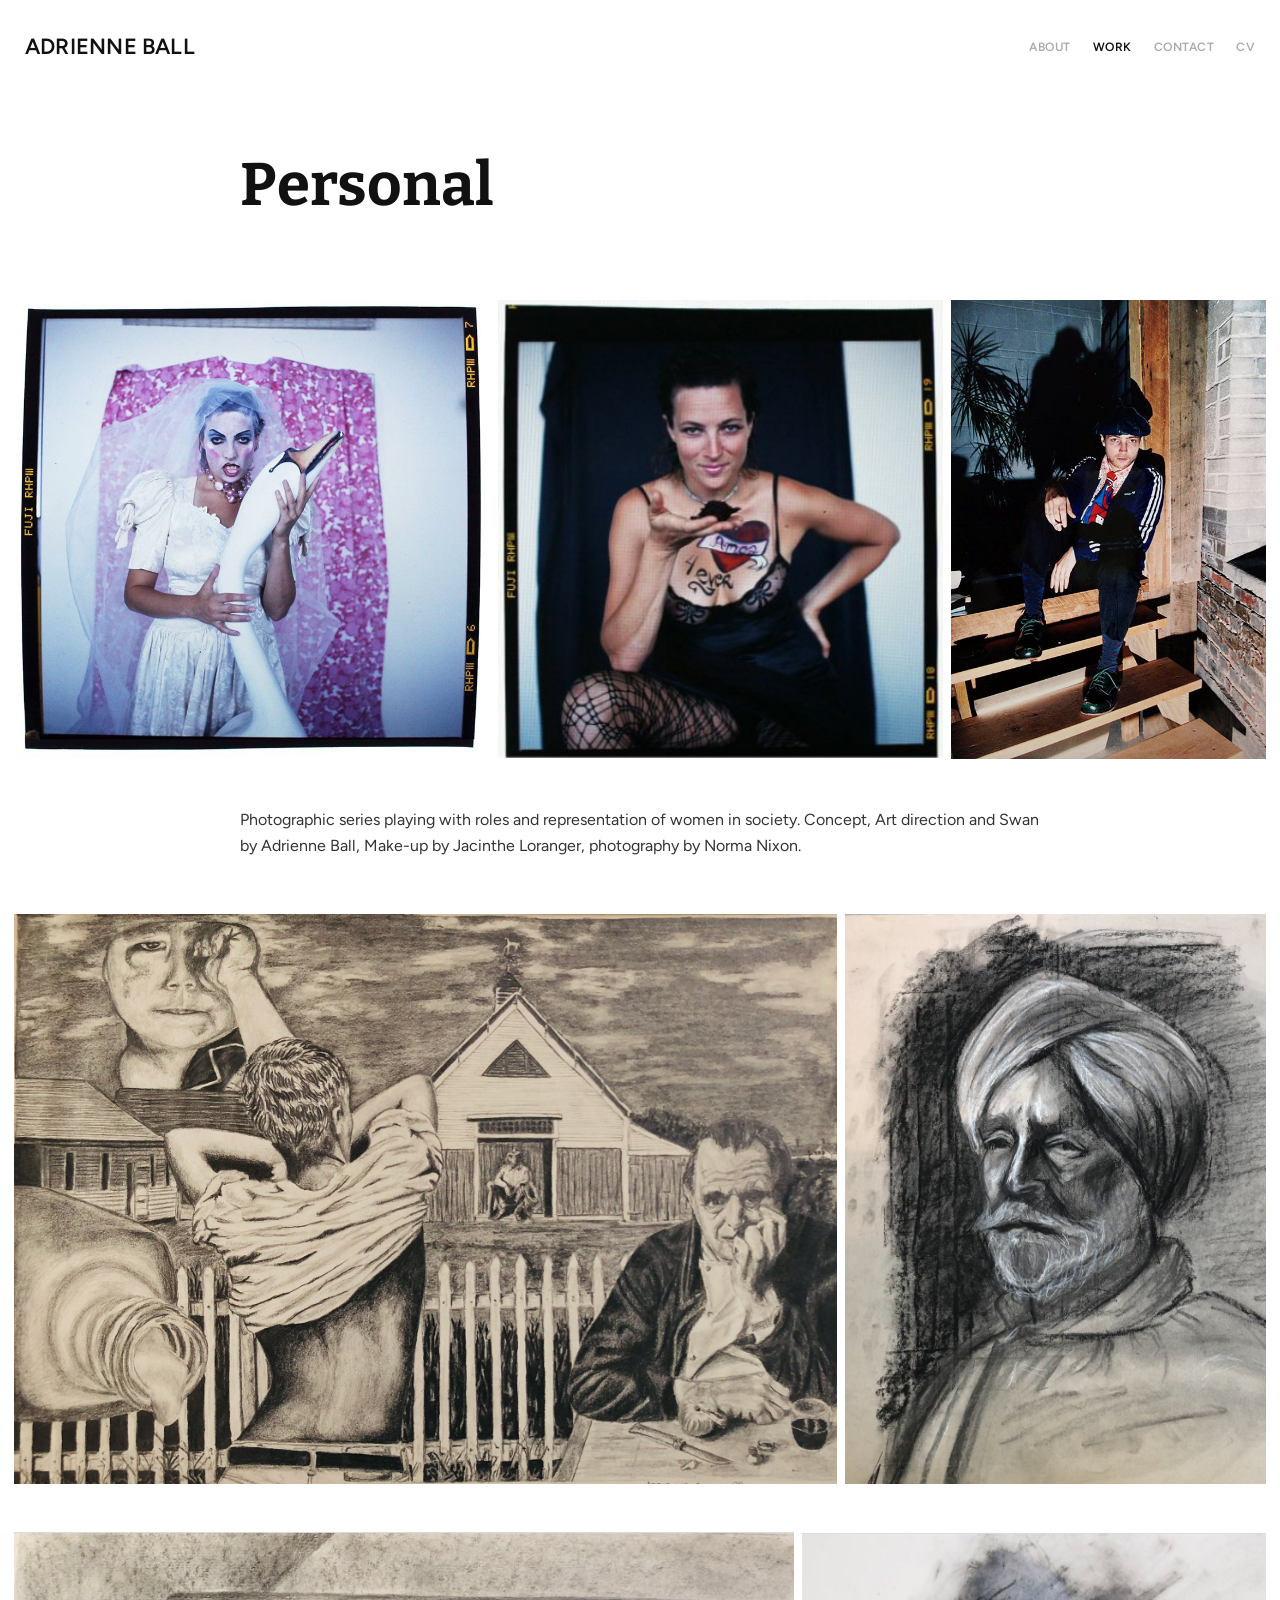
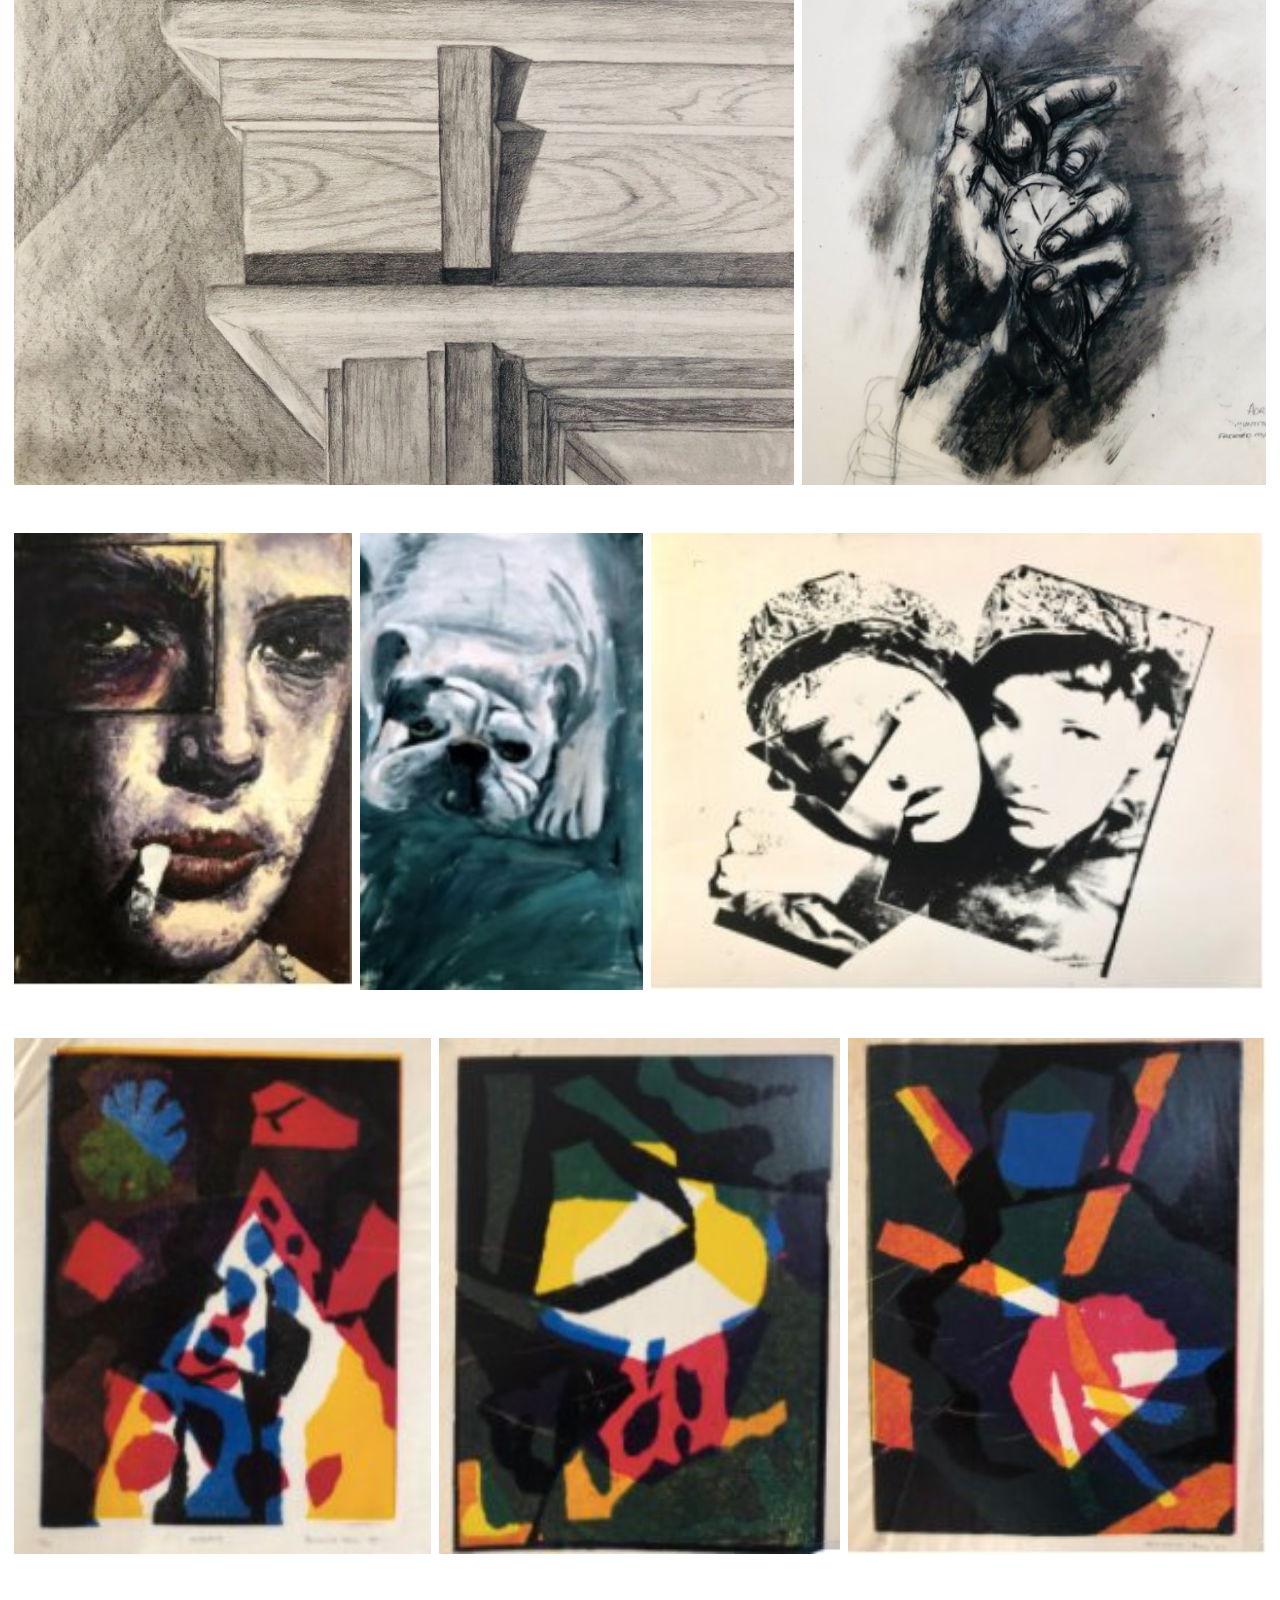
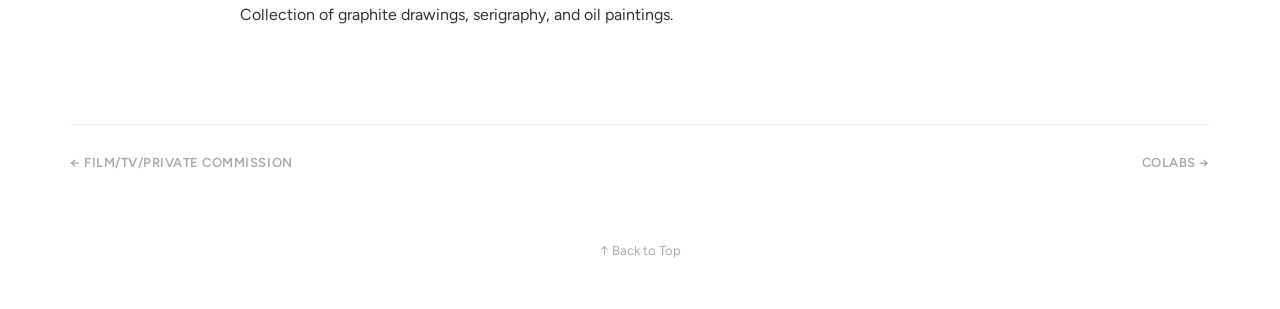
<file: personal-1/index.html>
<!doctype html>
<html lang="en"><head><meta charset="utf-8"><meta name="viewport" content="width=device-width,initial-scale=1">
<title>Adrienne Ball - Personal</title><meta name="description" content="Adrienne Ball — sculptor, ceramicist, maker and arts educator in Toronto.">
<meta property="og:title" content="Adrienne Ball - Personal"><meta property="og:image" content="https://adinball.com/img/covers/005.jpg">
<link rel="preconnect" href="https://fonts.googleapis.com"><link rel="preconnect" href="https://fonts.gstatic.com" crossorigin>
<link href="https://fonts.googleapis.com/css2?family=Bitter:wght@700&family=Figtree:wght@400;600&display=swap" rel="stylesheet">
<link rel="stylesheet" href="../assets/site.css"><link rel="icon" href="../assets/favicon.svg">
</head><body>
<header class="site-header"><a class="logo" href="../">Adrienne Ball</a>
<button class="burger" aria-label="Menu" aria-expanded="false"><i></i><i></i><i></i></button>
<nav><a href="../about/">About</a><a href="../" class="active">Work</a><a href="../contact/">Contact</a><a href="https://drive.google.com/file/d/17jtBFFFR1CXh-p_7INt2eBNtH4ynBPHz/view?usp=sharing" target="_blank" rel="noopener">CV</a></nav></header>
<main><div class="project-header"><h1>Personal</h1></div><section class="mod collection"><div class="row"><a class="cell" href="../img/personal-1/050.jpg" style="flex:1.0363 1 0"><img src="../img/personal-1/050.jpg" width="800" height="772" alt="Personal" loading="lazy"></a><a class="cell" href="../img/personal-1/051.jpg" style="flex:0.9704 1 0"><img src="../img/personal-1/051.jpg" width="393" height="405" alt="Personal" loading="lazy"></a><a class="cell" href="../img/personal-1/052.jpg" style="flex:0.6863 1 0"><img src="../img/personal-1/052.jpg" width="549" height="800" alt="Personal" loading="lazy"></a></div></section>
<section class="mod text"><div>Photographic series playing with roles and representation of women in society. Concept, Art direction and Swan by Adrienne Ball, Make-up by Jacinthe Loranger, photography by Norma Nixon.</div></section>
<section class="mod collection"><div class="row"><a class="cell" href="../img/personal-1/053.jpg" style="flex:1.4436 1 0"><img src="../img/personal-1/053.jpg" width="1920" height="1330" alt="Personal" loading="lazy"></a><a class="cell" href="../img/personal-1/054.jpg" style="flex:0.7392 1 0"><img src="../img/personal-1/054.jpg" width="1774" height="2400" alt="Personal" loading="lazy"></a></div></section>
<section class="mod collection"><div class="row"><a class="cell" href="../img/personal-1/055.jpg" style="flex:1.4118 1 0"><img src="../img/personal-1/055.jpg" width="936" height="663" alt="Personal" loading="lazy"></a><a class="cell" href="../img/personal-1/056.jpg" style="flex:0.8401 1 0"><img src="../img/personal-1/056.jpg" width="557" height="663" alt="Personal" loading="lazy"></a></div></section>
<section class="mod collection"><div class="row"><a class="cell" href="../img/personal-1/057.jpg" style="flex:0.7385 1 0"><img src="../img/personal-1/057.jpg" width="161" height="218" alt="Personal" loading="lazy"></a><a class="cell" href="../img/personal-1/058.jpg" style="flex:0.6186 1 0"><img src="../img/personal-1/058.jpg" width="133" height="215" alt="Personal" loading="lazy"></a><a class="cell" href="../img/personal-1/059.jpg" style="flex:1.3426 1 0"><img src="../img/personal-1/059.jpg" width="290" height="216" alt="Personal" loading="lazy"></a></div></section>
<section class="mod collection"><div class="row"><a class="cell" href="../img/personal-1/060.jpg" style="flex:0.8087 1 0"><img src="../img/personal-1/060.jpg" width="186" height="230" alt="Personal" loading="lazy"></a><a class="cell" href="../img/personal-1/061.jpg" style="flex:0.7768 1 0"><img src="../img/personal-1/061.jpg" width="174" height="224" alt="Personal" loading="lazy"></a><a class="cell" href="../img/personal-1/062.jpg" style="flex:0.8103 1 0"><img src="../img/personal-1/062.jpg" width="188" height="232" alt="Personal" loading="lazy"></a></div></section>
<section class="mod text"><div>Collection of graphite drawings, serigraphy, and oil paintings.</div></section><nav class="pager"><a href="../filmtv/">← Film/TV/Private Commission</a><a href="../personal/">Colabs →</a></nav></main>
<footer><a href="#top" class="totop">↑ Back to Top</a></footer>
<div class="lightbox" hidden><button class="lb-close" aria-label="Close">×</button><img alt=""></div>
<script src="../assets/site.js"></script>
</body></html>
</file>
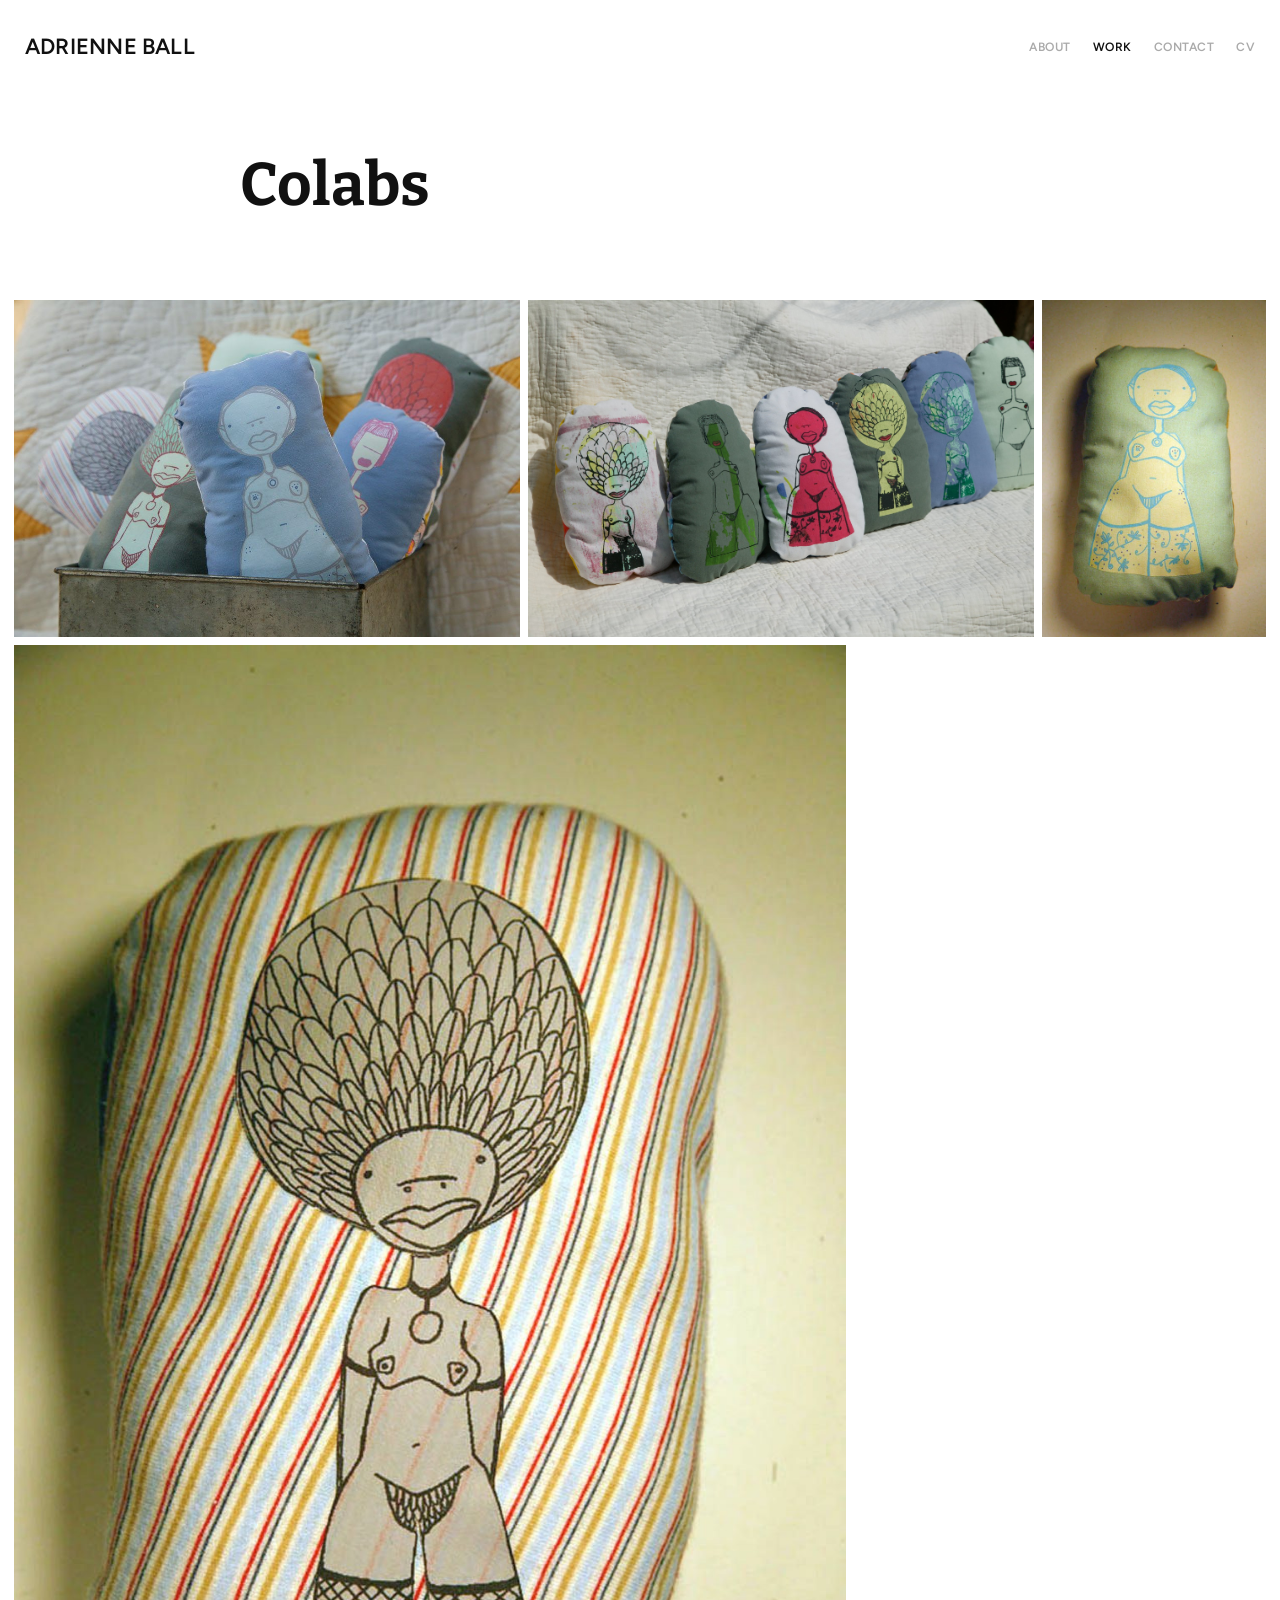
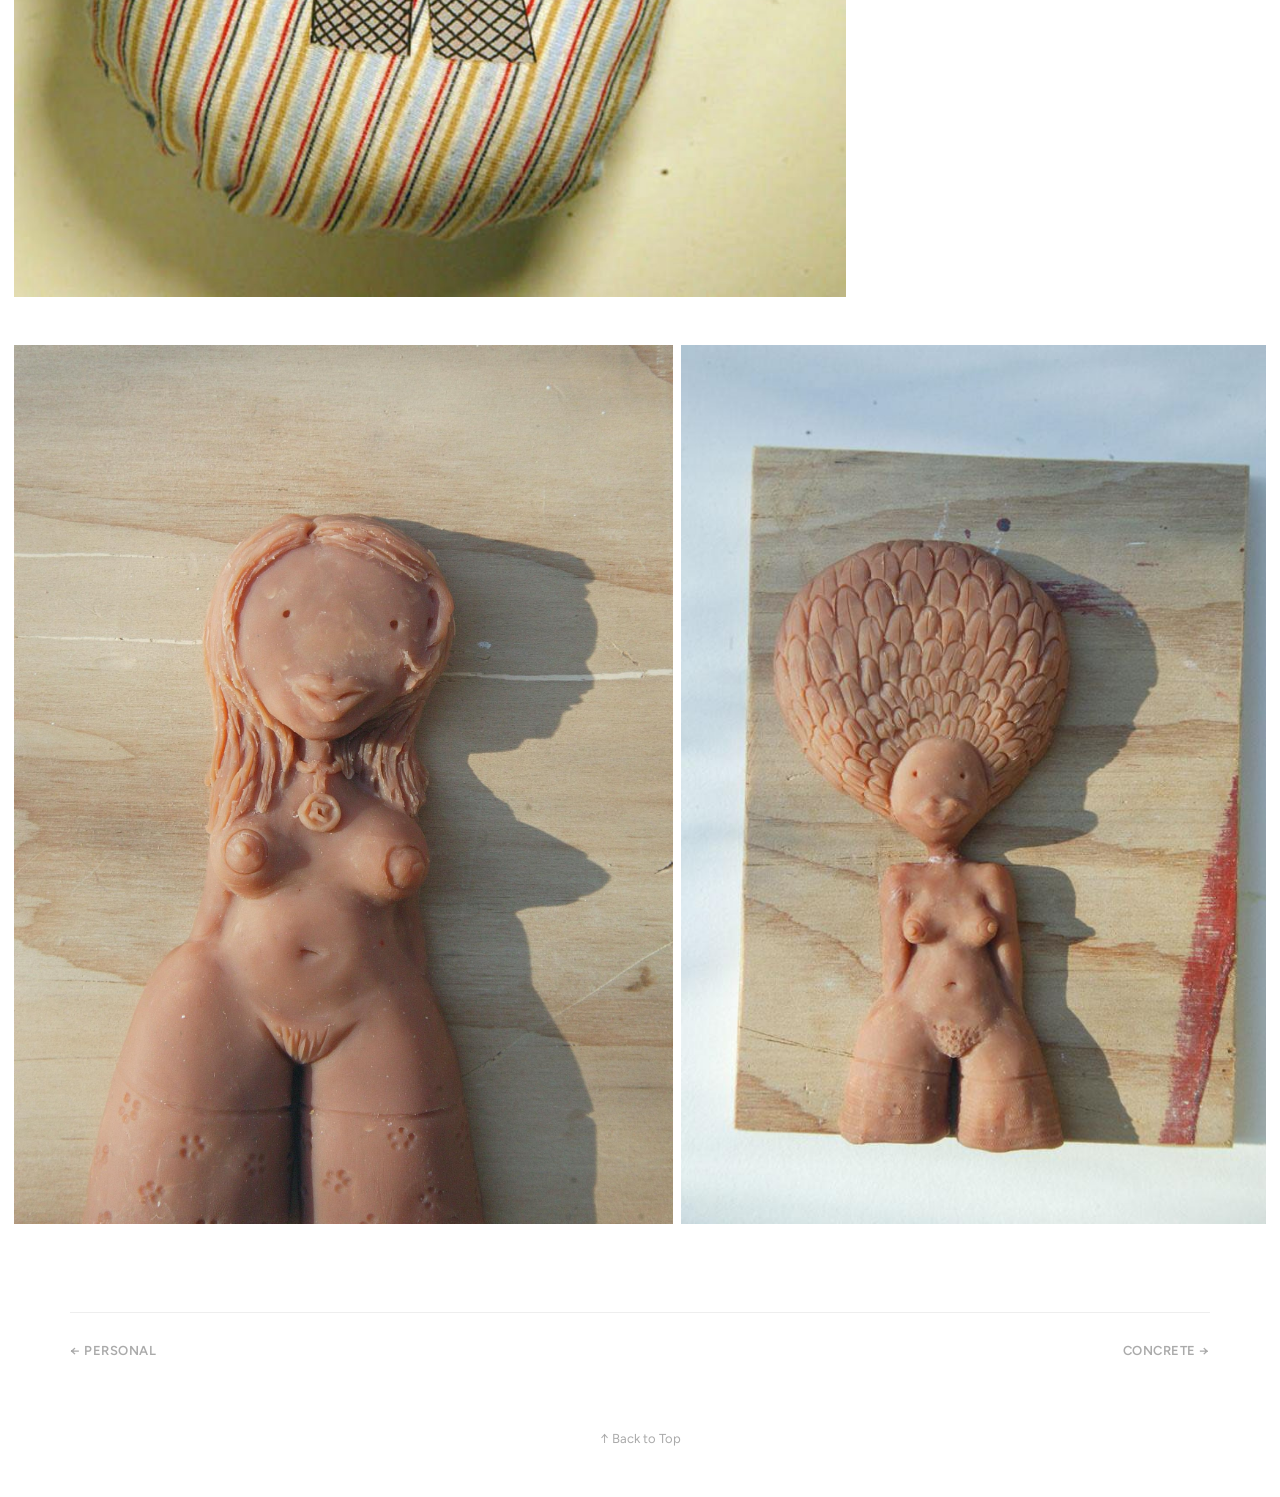
<file: personal/index.html>
<!doctype html>
<html lang="en"><head><meta charset="utf-8"><meta name="viewport" content="width=device-width,initial-scale=1">
<title>Adrienne Ball - Colabs</title><meta name="description" content="Adrienne Ball — sculptor, ceramicist, maker and arts educator in Toronto.">
<meta property="og:title" content="Adrienne Ball - Colabs"><meta property="og:image" content="https://adinball.com/img/covers/006.jpg">
<link rel="preconnect" href="https://fonts.googleapis.com"><link rel="preconnect" href="https://fonts.gstatic.com" crossorigin>
<link href="https://fonts.googleapis.com/css2?family=Bitter:wght@700&family=Figtree:wght@400;600&display=swap" rel="stylesheet">
<link rel="stylesheet" href="../assets/site.css"><link rel="icon" href="../assets/favicon.svg">
</head><body>
<header class="site-header"><a class="logo" href="../">Adrienne Ball</a>
<button class="burger" aria-label="Menu" aria-expanded="false"><i></i><i></i><i></i></button>
<nav><a href="../about/">About</a><a href="../" class="active">Work</a><a href="../contact/">Contact</a><a href="https://drive.google.com/file/d/17jtBFFFR1CXh-p_7INt2eBNtH4ynBPHz/view?usp=sharing" target="_blank" rel="noopener">CV</a></nav></header>
<main><div class="project-header"><h1>Colabs</h1></div><section class="mod collection"><div class="row"><a class="cell" href="../img/personal/063.jpg" style="flex:1.5038 1 0"><img src="../img/personal/063.jpg" width="1000" height="665" alt="Colabs" loading="lazy"></a><a class="cell" href="../img/personal/064.jpg" style="flex:1.5028 1 0"><img src="../img/personal/064.jpg" width="2400" height="1597" alt="Colabs" loading="lazy"></a><a class="cell" href="../img/personal/065.jpg" style="flex:0.6649 1 0"><img src="../img/personal/065.jpg" width="1000" height="1504" alt="Colabs" loading="lazy"></a></div><div class="row"><a class="cell" href="../img/personal/066.jpg" style="flex:0.6649 1 0"><img src="../img/personal/066.jpg" width="1000" height="1504" alt="Colabs" loading="lazy"></a></div></section>
<section class="mod collection"><div class="row"><a class="cell" href="../img/personal/067.jpg" style="flex:0.7500 1 0"><img src="../img/personal/067.jpg" width="1800" height="2400" alt="Colabs" loading="lazy"></a><a class="cell" href="../img/personal/068.jpg" style="flex:0.6650 1 0"><img src="../img/personal/068.jpg" width="665" height="1000" alt="Colabs" loading="lazy"></a></div></section><nav class="pager"><a href="../personal-1/">← Personal</a><a href="../concrete/">Concrete →</a></nav></main>
<footer><a href="#top" class="totop">↑ Back to Top</a></footer>
<div class="lightbox" hidden><button class="lb-close" aria-label="Close">×</button><img alt=""></div>
<script src="../assets/site.js"></script>
</body></html>
</file>
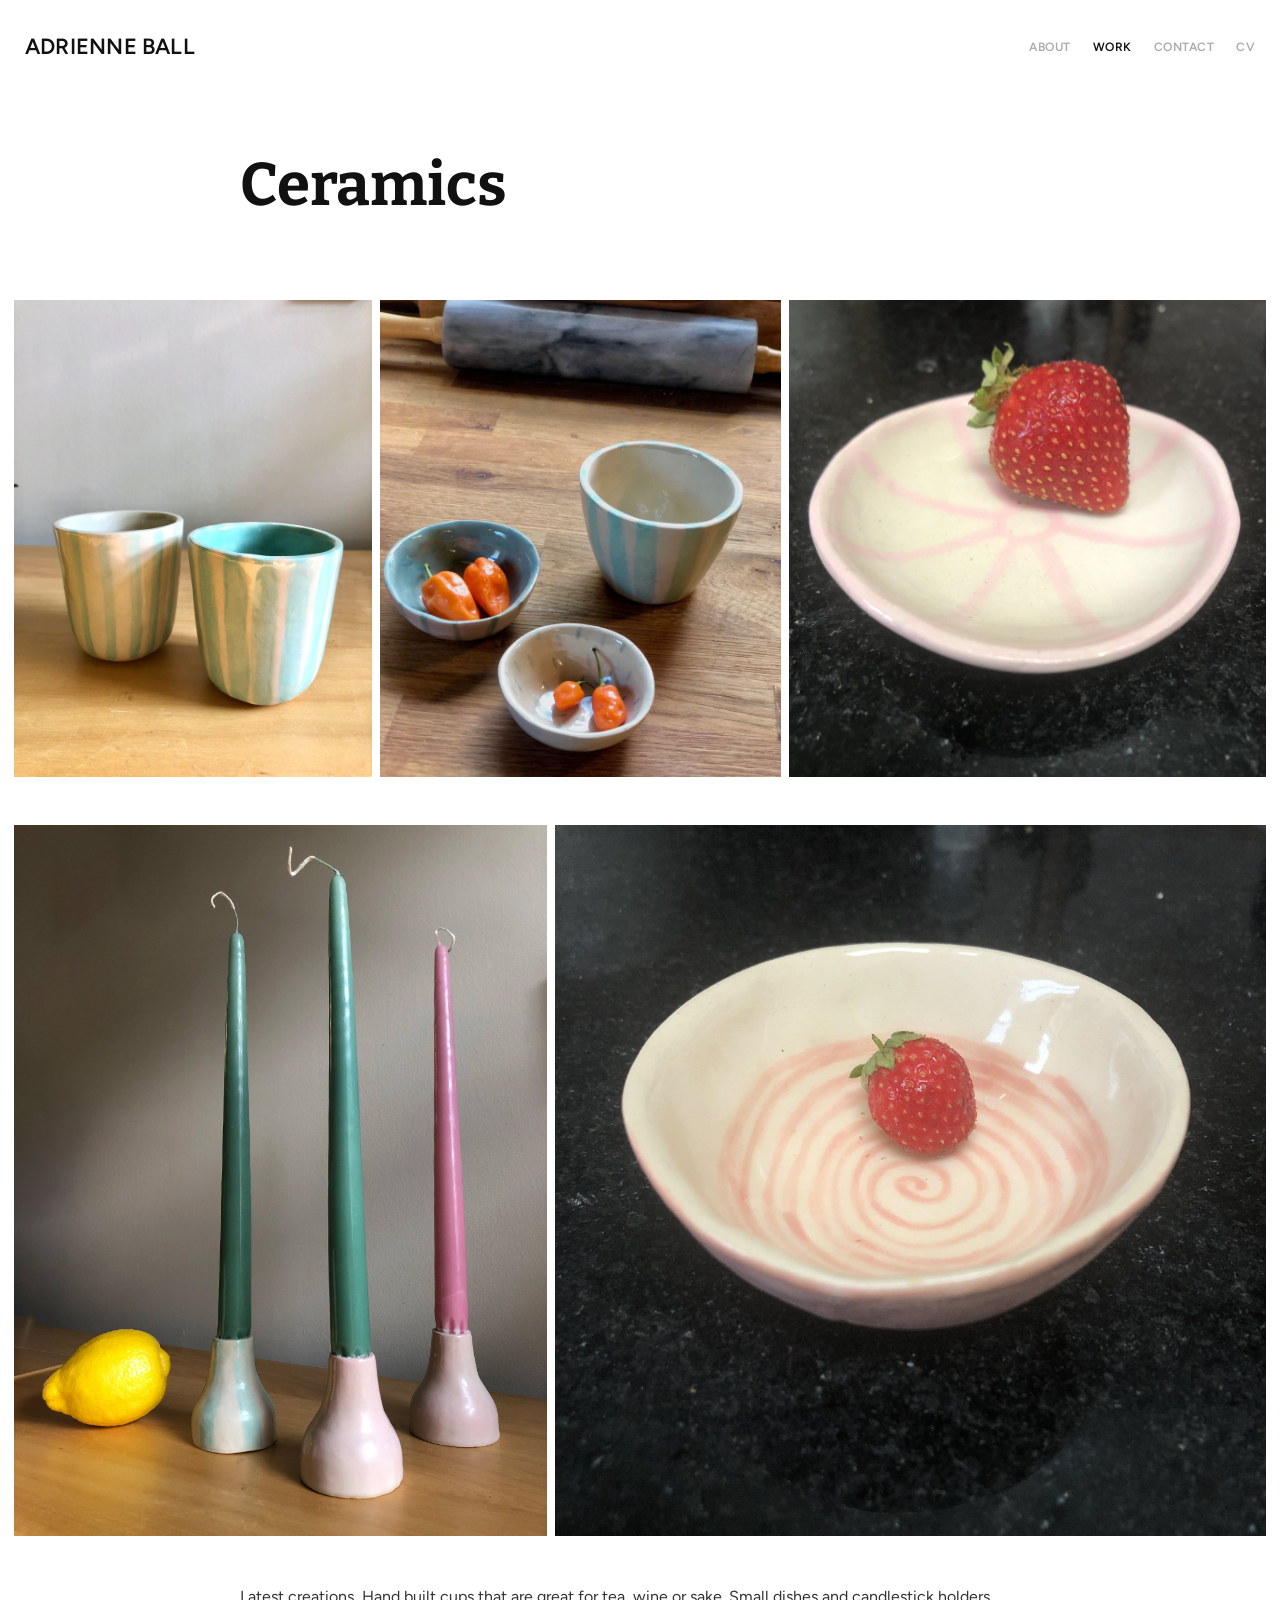
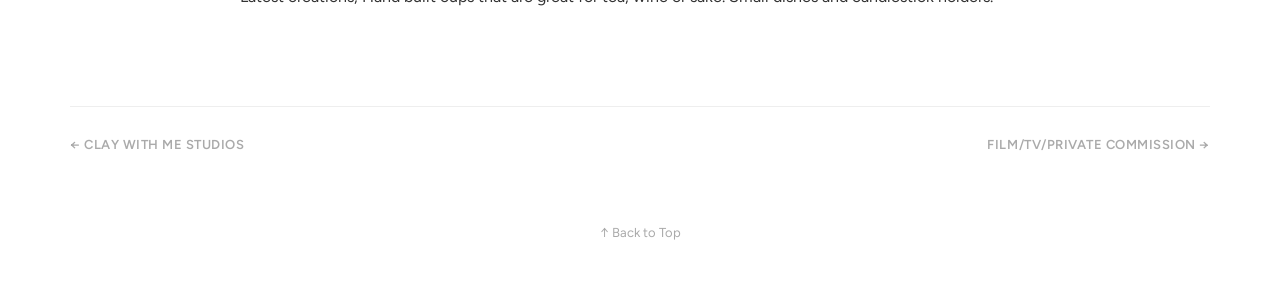
<file: rooser/index.html>
<!doctype html>
<html lang="en"><head><meta charset="utf-8"><meta name="viewport" content="width=device-width,initial-scale=1">
<title>Adrienne Ball - Ceramics</title><meta name="description" content="Adrienne Ball — sculptor, ceramicist, maker and arts educator in Toronto.">
<meta property="og:title" content="Adrienne Ball - Ceramics"><meta property="og:image" content="https://adinball.com/img/covers/003.jpg">
<link rel="preconnect" href="https://fonts.googleapis.com"><link rel="preconnect" href="https://fonts.gstatic.com" crossorigin>
<link href="https://fonts.googleapis.com/css2?family=Bitter:wght@700&family=Figtree:wght@400;600&display=swap" rel="stylesheet">
<link rel="stylesheet" href="../assets/site.css"><link rel="icon" href="../assets/favicon.svg">
</head><body>
<header class="site-header"><a class="logo" href="../">Adrienne Ball</a>
<button class="burger" aria-label="Menu" aria-expanded="false"><i></i><i></i><i></i></button>
<nav><a href="../about/">About</a><a href="../" class="active">Work</a><a href="../contact/">Contact</a><a href="https://drive.google.com/file/d/17jtBFFFR1CXh-p_7INt2eBNtH4ynBPHz/view?usp=sharing" target="_blank" rel="noopener">CV</a></nav></header>
<main><div class="project-header"><h1>Ceramics</h1></div><section class="mod collection"><div class="row"><a class="cell" href="../img/rooser/036.jpg" style="flex:0.7500 1 0"><img src="../img/rooser/036.jpg" width="1800" height="2400" alt="Ceramics" loading="lazy"></a><a class="cell" href="../img/rooser/037.jpg" style="flex:0.8408 1 0"><img src="../img/rooser/037.jpg" width="861" height="1024" alt="Ceramics" loading="lazy"></a><a class="cell" href="../img/rooser/038.jpg" style="flex:1.0000 1 0"><img src="../img/rooser/038.jpg" width="1920" height="1920" alt="Ceramics" loading="lazy"></a></div></section>
<section class="mod collection"><div class="row"><a class="cell" href="../img/rooser/039.jpg" style="flex:0.7500 1 0"><img src="../img/rooser/039.jpg" width="1800" height="2400" alt="Ceramics" loading="lazy"></a><a class="cell" href="../img/rooser/040.jpg" style="flex:1.0000 1 0"><img src="../img/rooser/040.jpg" width="1920" height="1920" alt="Ceramics" loading="lazy"></a></div></section>
<section class="mod text"><div>Latest creations, Hand built cups that are great for tea, wine or sake. Small dishes and candlestick holders. </div></section><nav class="pager"><a href="../clay-with-me/">← Clay with Me Studios</a><a href="../filmtv/">Film/TV/Private Commission →</a></nav></main>
<footer><a href="#top" class="totop">↑ Back to Top</a></footer>
<div class="lightbox" hidden><button class="lb-close" aria-label="Close">×</button><img alt=""></div>
<script src="../assets/site.js"></script>
</body></html>
</file>
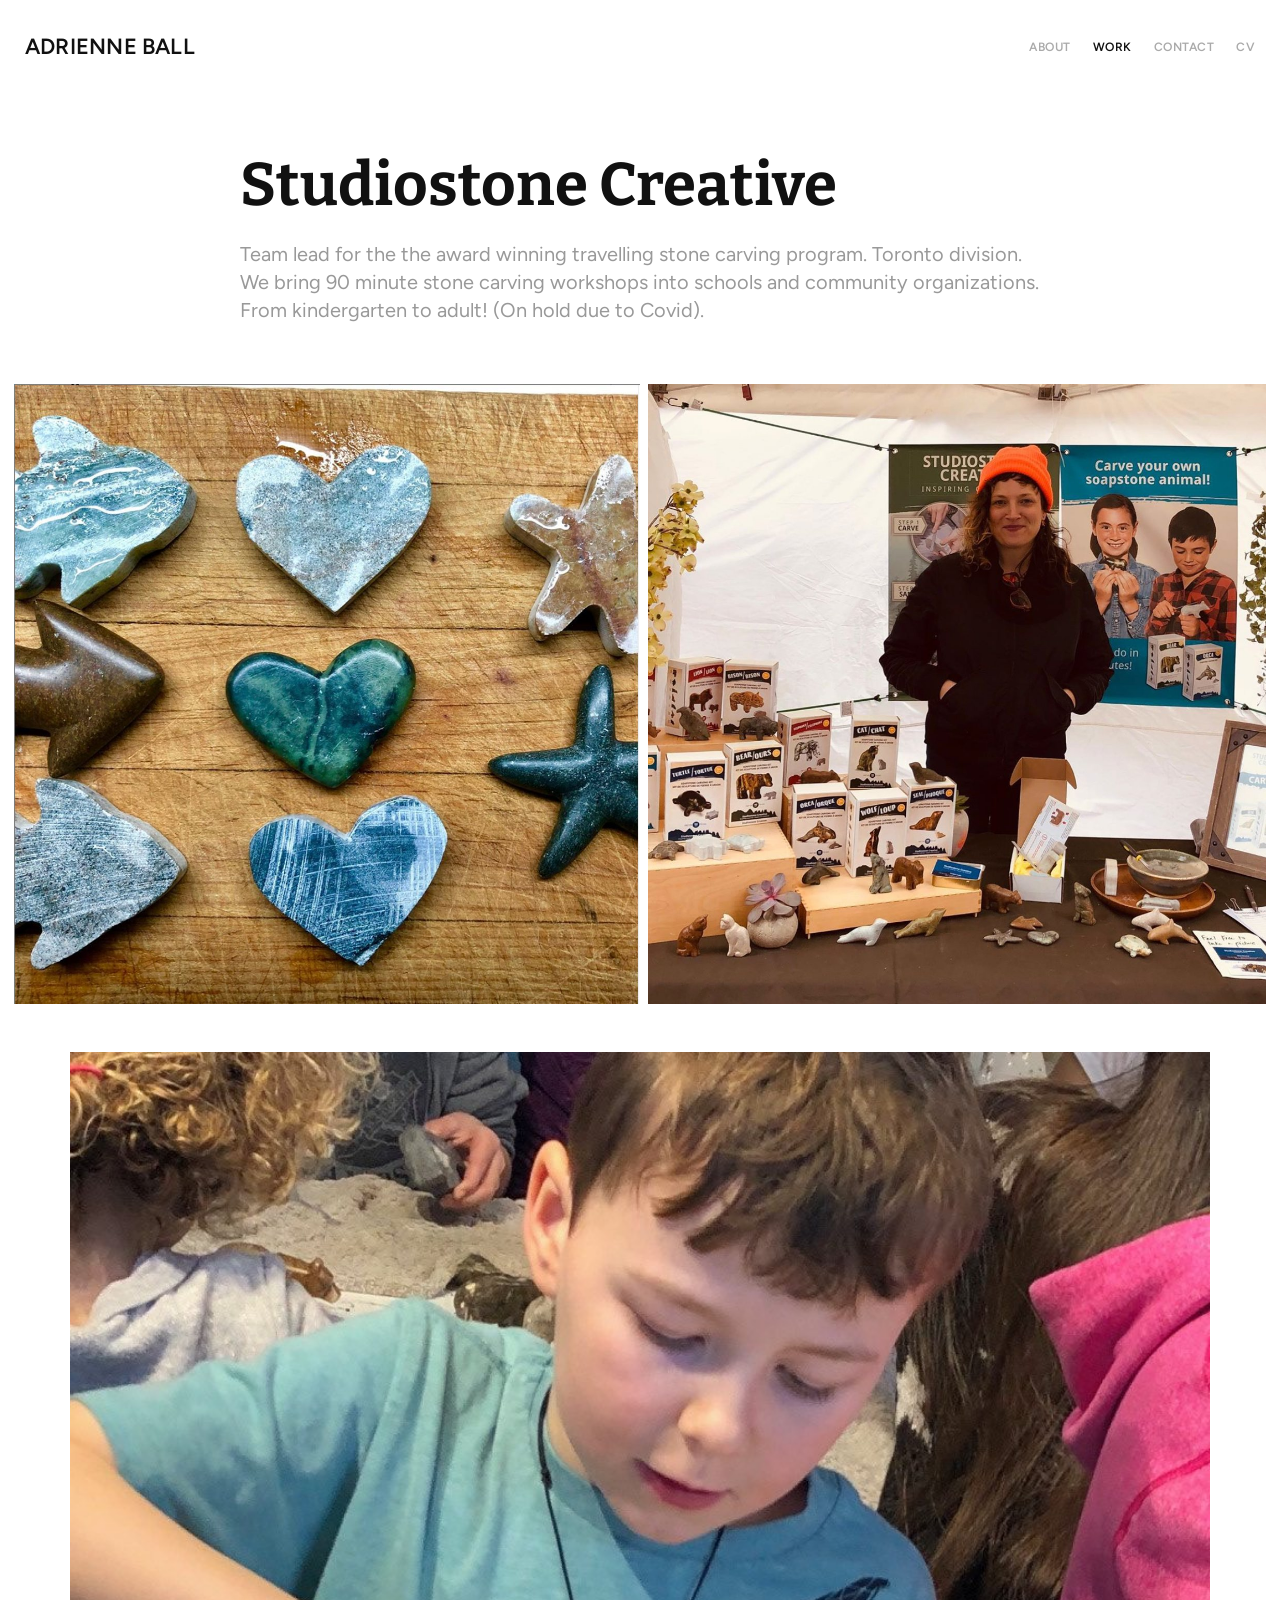
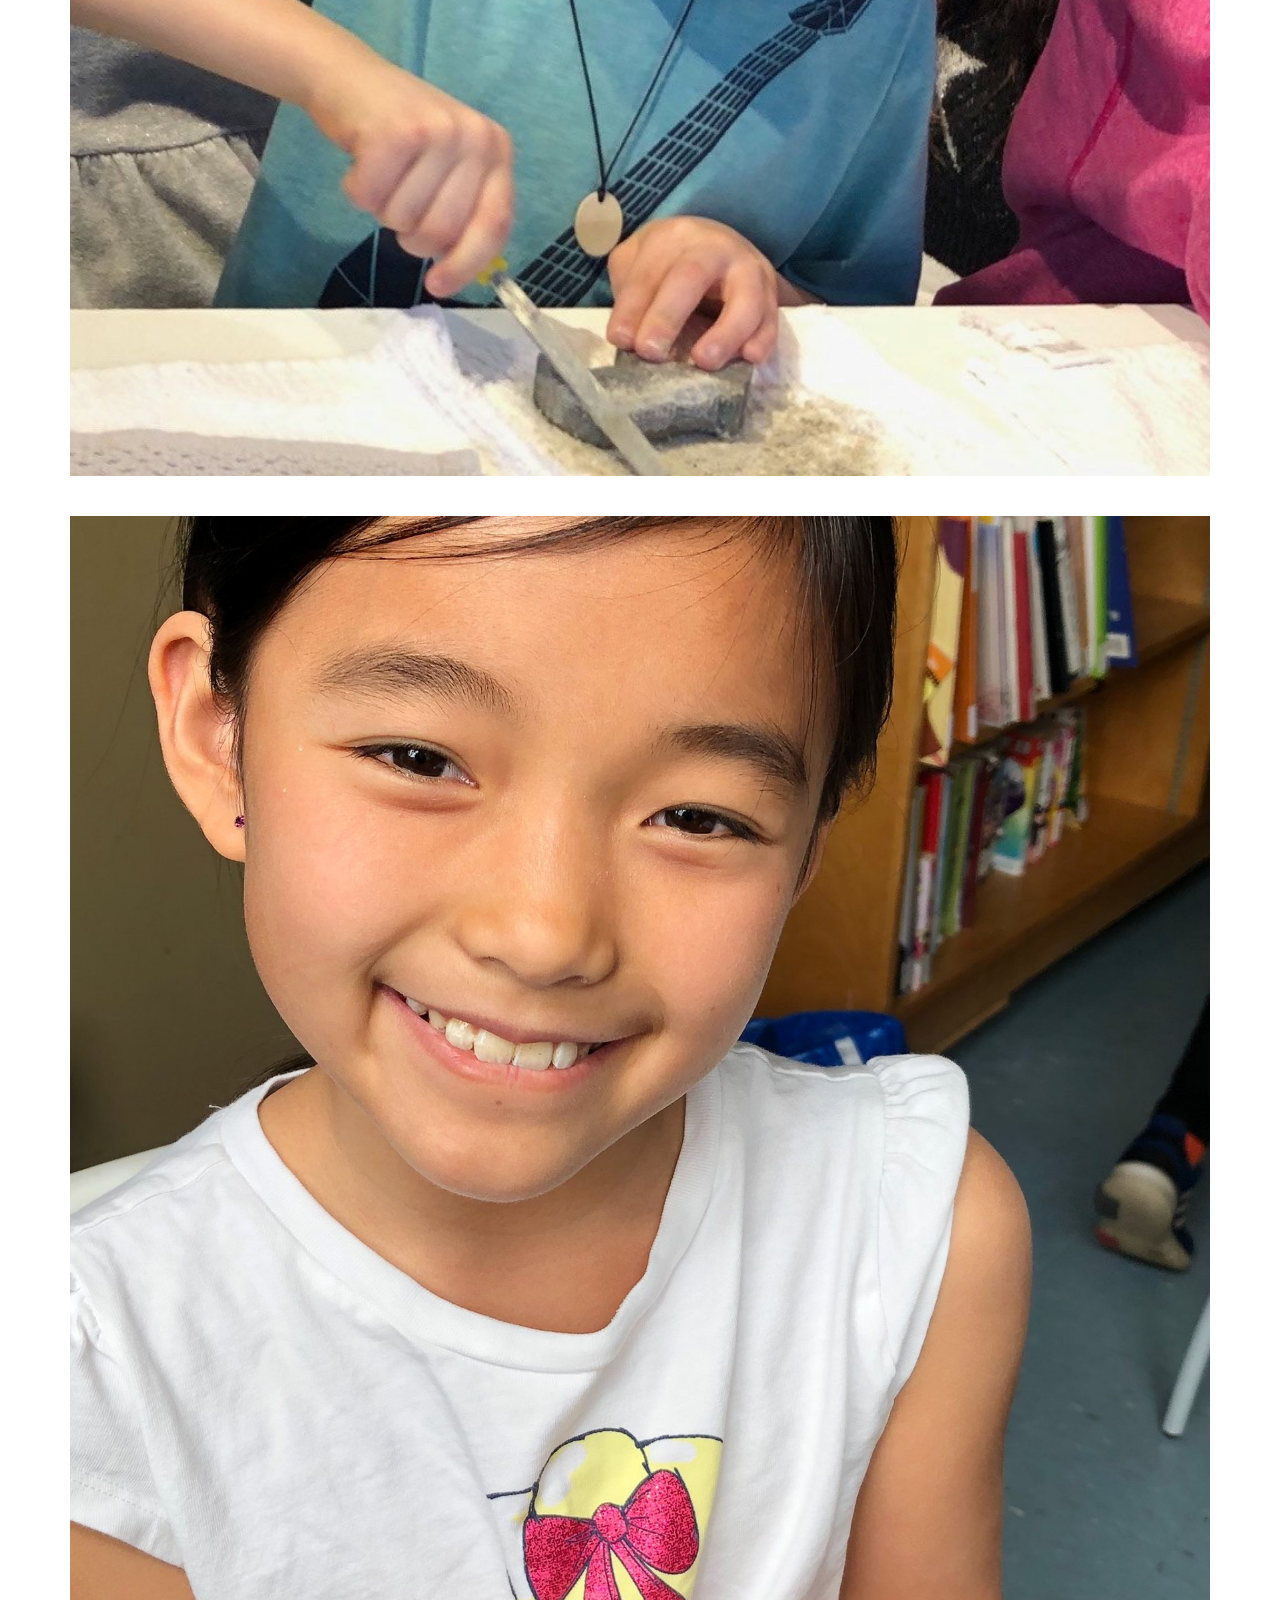
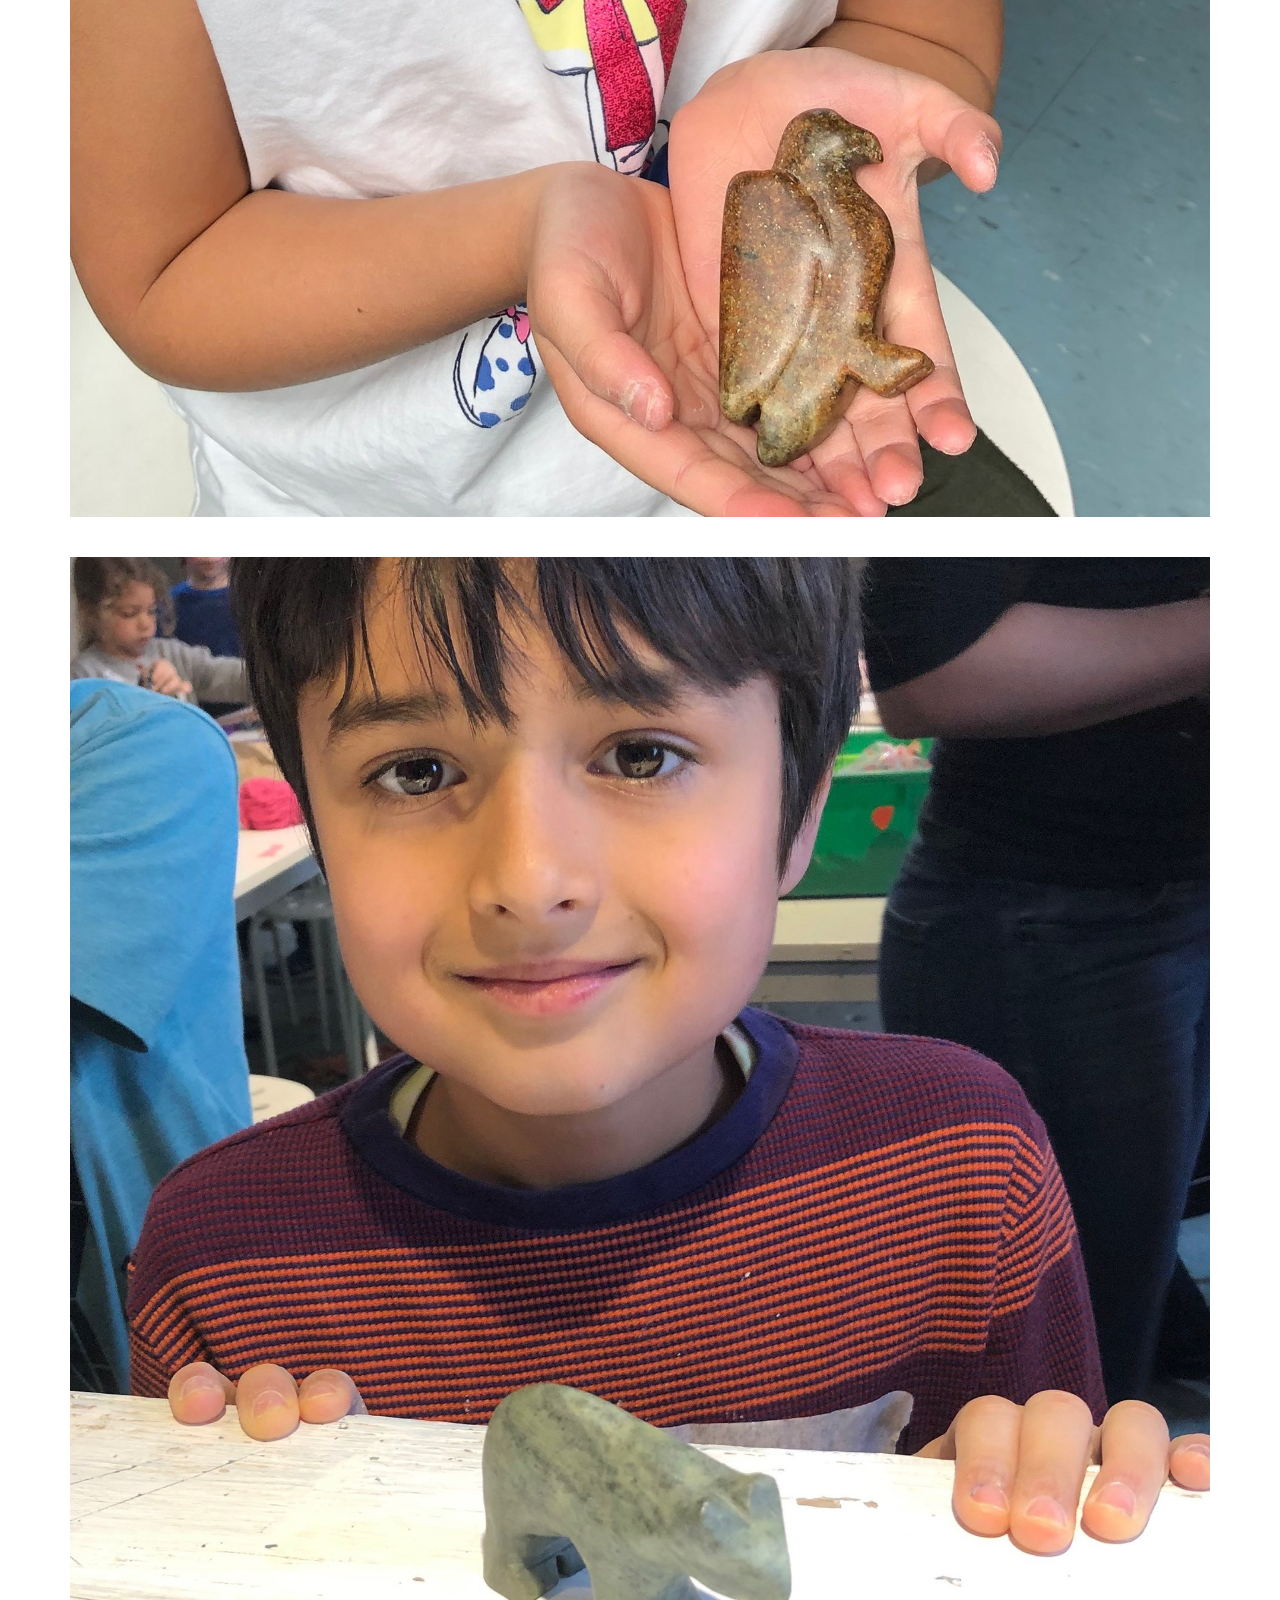
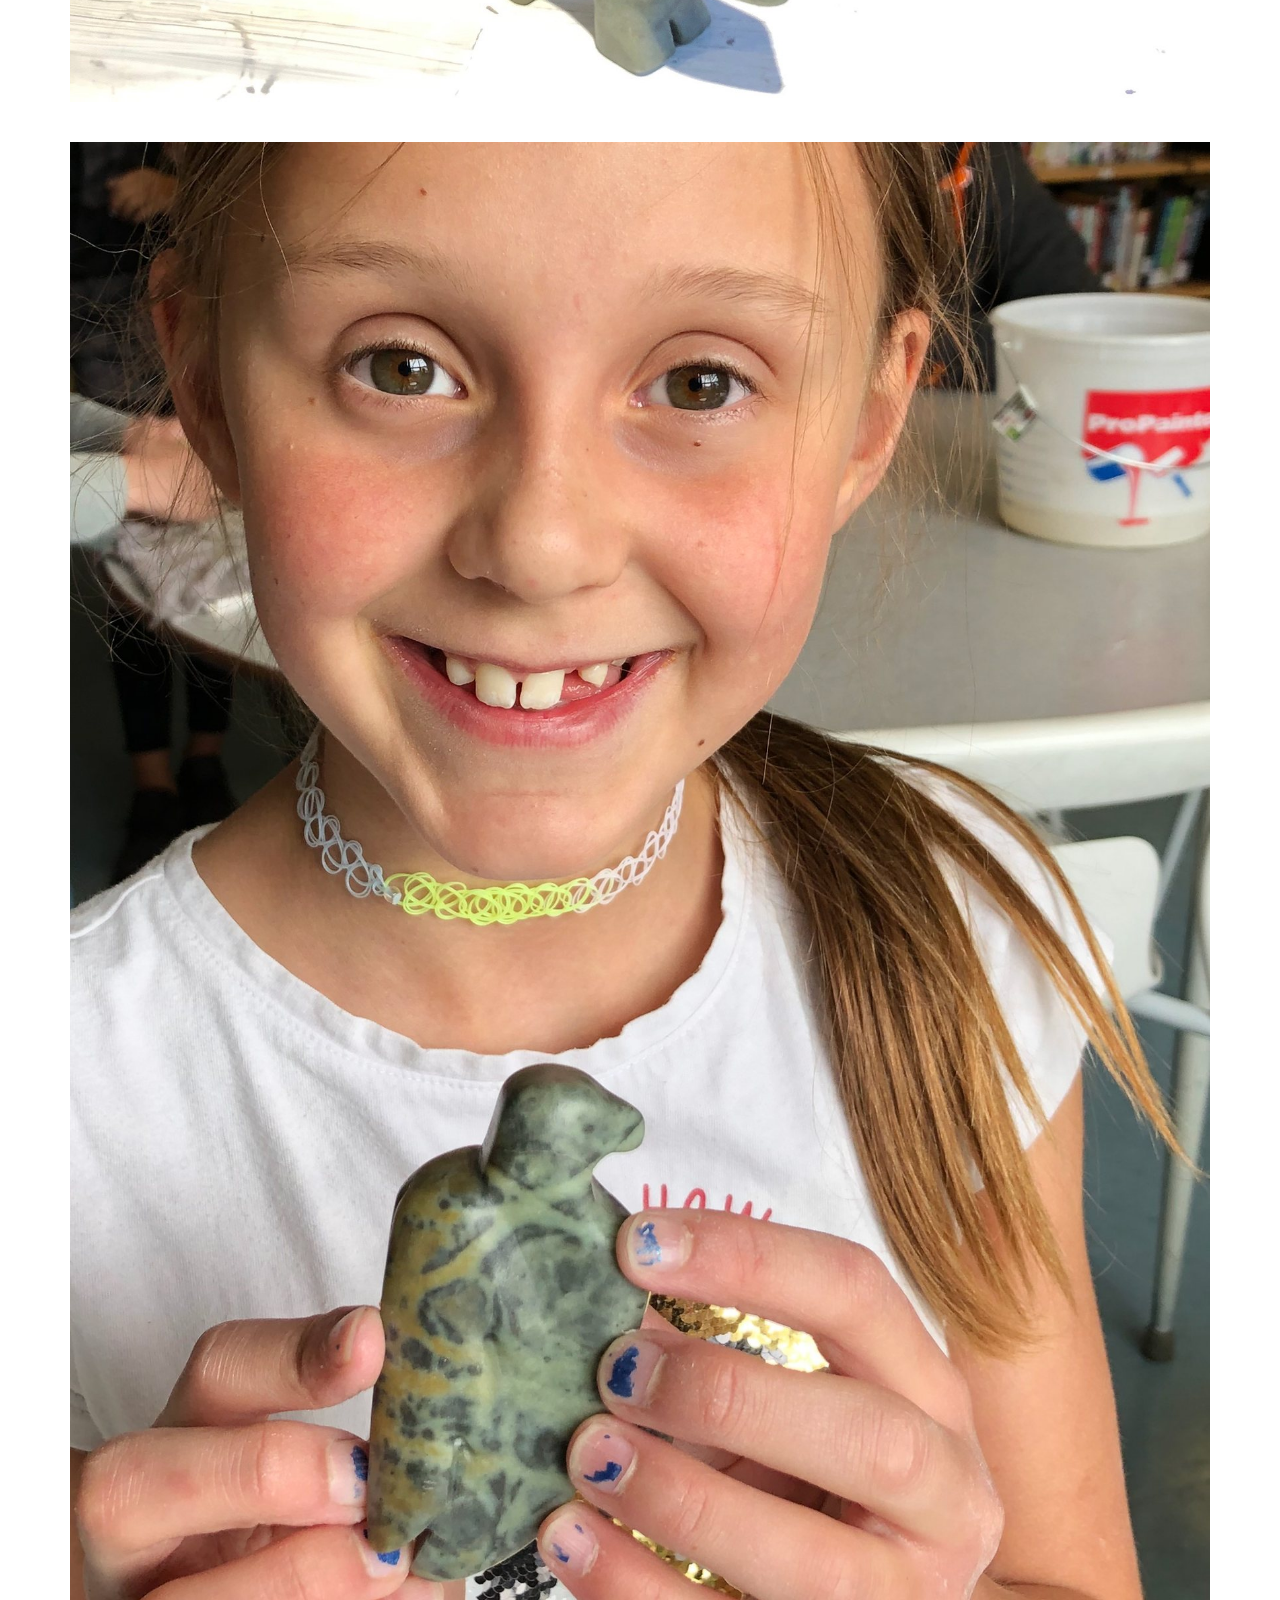
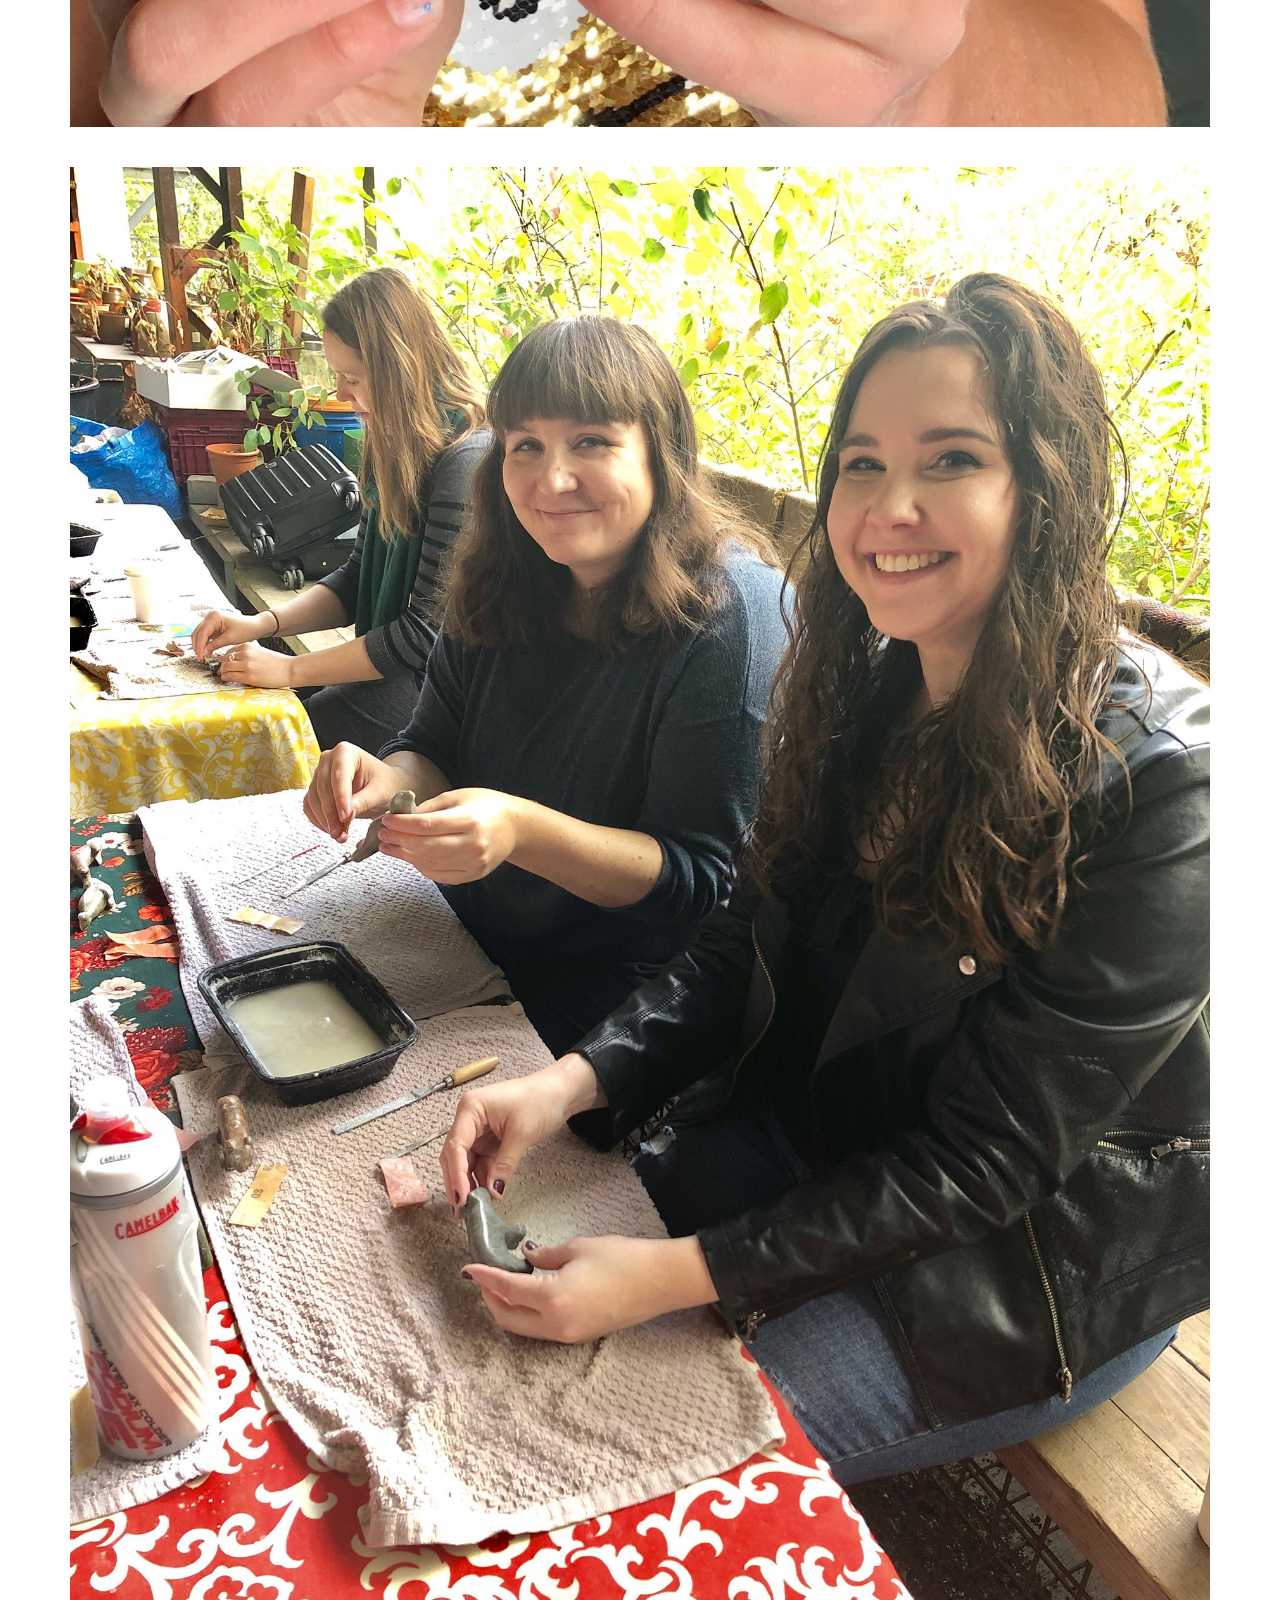
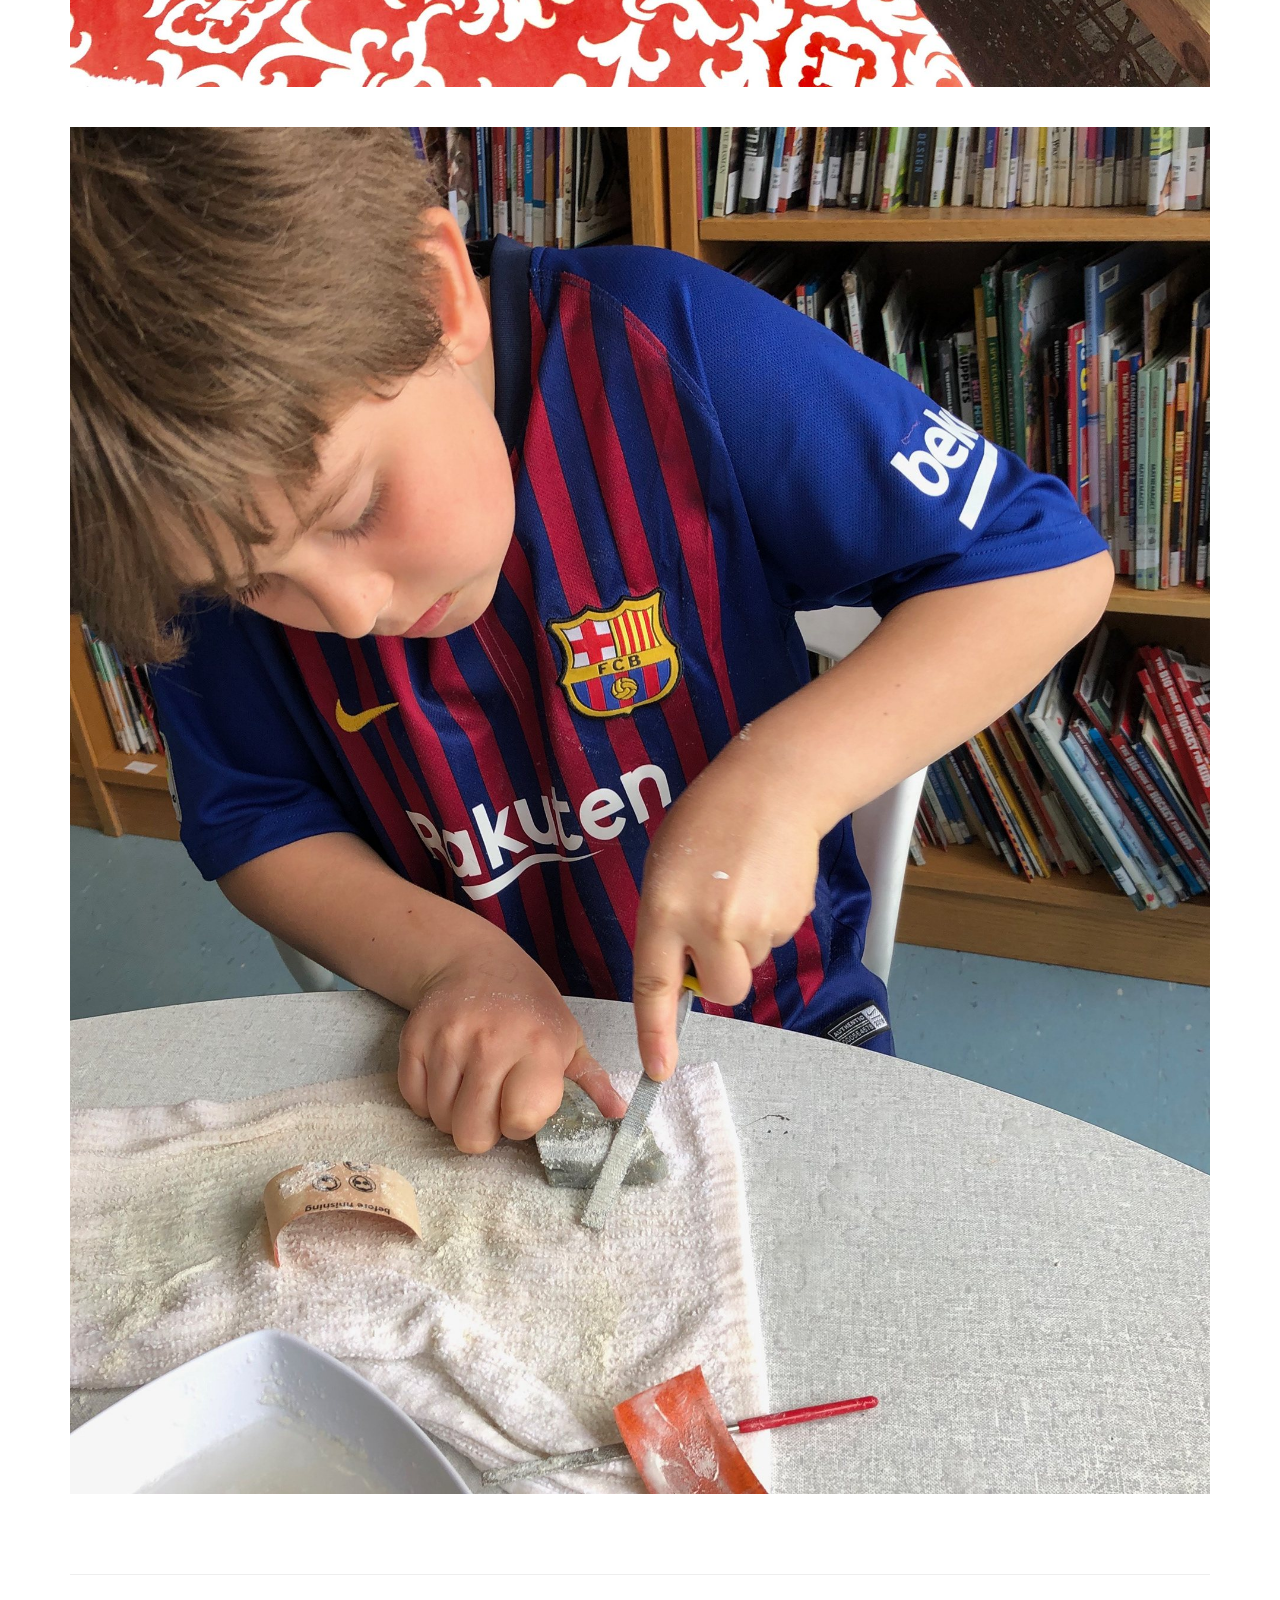
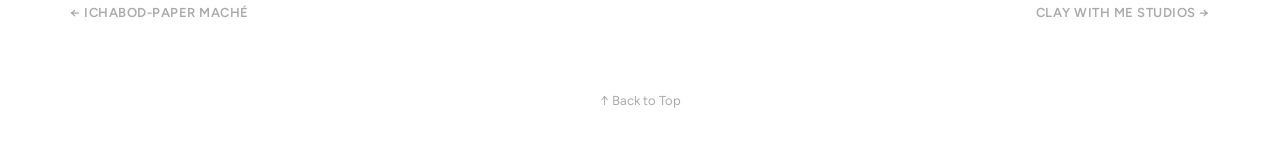
<file: studiostone/index.html>
<!doctype html>
<html lang="en"><head><meta charset="utf-8"><meta name="viewport" content="width=device-width,initial-scale=1">
<title>Adrienne Ball - Studiostone Creative</title><meta name="description" content="Adrienne Ball — sculptor, ceramicist, maker and arts educator in Toronto.">
<meta property="og:title" content="Adrienne Ball - Studiostone Creative"><meta property="og:image" content="https://adinball.com/img/covers/001.jpg">
<link rel="preconnect" href="https://fonts.googleapis.com"><link rel="preconnect" href="https://fonts.gstatic.com" crossorigin>
<link href="https://fonts.googleapis.com/css2?family=Bitter:wght@700&family=Figtree:wght@400;600&display=swap" rel="stylesheet">
<link rel="stylesheet" href="../assets/site.css"><link rel="icon" href="../assets/favicon.svg">
</head><body>
<header class="site-header"><a class="logo" href="../">Adrienne Ball</a>
<button class="burger" aria-label="Menu" aria-expanded="false"><i></i><i></i><i></i></button>
<nav><a href="../about/">About</a><a href="../" class="active">Work</a><a href="../contact/">Contact</a><a href="https://drive.google.com/file/d/17jtBFFFR1CXh-p_7INt2eBNtH4ynBPHz/view?usp=sharing" target="_blank" rel="noopener">CV</a></nav></header>
<main><div class="project-header"><h1>Studiostone Creative</h1><p class="description">Team lead for the the award winning travelling stone carving program. Toronto division.  We bring 90 minute stone carving workshops into schools and community organizations. From kindergarten to adult! (On hold due to Covid).</p></div><section class="mod collection"><div class="row"><a class="cell" href="../img/studiostone/011.jpg" style="flex:1.0084 1 0"><img src="../img/studiostone/011.jpg" width="1200" height="1190" alt="Studiostone Creative" loading="lazy"></a><a class="cell" href="../img/studiostone/012.jpg" style="flex:0.9967 1 0"><img src="../img/studiostone/012.jpg" width="1194" height="1198" alt="Studiostone Creative" loading="lazy"></a></div></section>
<section class="mod image"><a class="cell" href="../img/studiostone/013.jpg" style="flex:1.1143 1 0"><img src="../img/studiostone/013.jpg" width="1024" height="919" alt="Studiostone Creative" loading="lazy"></a></section>
<section class="mod image"><a class="cell" href="../img/studiostone/014.jpg" style="flex:0.7117 1 0"><img src="../img/studiostone/014.jpg" width="1708" height="2400" alt="Studiostone Creative" loading="lazy"></a></section>
<section class="mod image"><a class="cell" href="../img/studiostone/015.jpg" style="flex:0.9964 1 0"><img src="../img/studiostone/015.jpg" width="1920" height="1927" alt="Studiostone Creative" loading="lazy"></a></section>
<section class="mod image"><a class="cell" href="../img/studiostone/016.jpg" style="flex:0.7192 1 0"><img src="../img/studiostone/016.jpg" width="1726" height="2400" alt="Studiostone Creative" loading="lazy"></a></section>
<section class="mod image"><a class="cell" href="../img/studiostone/017.jpg" style="flex:0.7500 1 0"><img src="../img/studiostone/017.jpg" width="1800" height="2400" alt="Studiostone Creative" loading="lazy"></a></section>
<section class="mod image"><a class="cell" href="../img/studiostone/018.jpg" style="flex:0.8341 1 0"><img src="../img/studiostone/018.jpg" width="1920" height="2302" alt="Studiostone Creative" loading="lazy"></a></section><nav class="pager"><a href="../ichabod/">← Ichabod-Paper Maché</a><a href="../clay-with-me/">Clay with Me Studios →</a></nav></main>
<footer><a href="#top" class="totop">↑ Back to Top</a></footer>
<div class="lightbox" hidden><button class="lb-close" aria-label="Close">×</button><img alt=""></div>
<script src="../assets/site.js"></script>
</body></html>
</file>
<file: assets/site.css>
/* Adrienne Ball — rebuilt from Adobe Portfolio layout */
:root{--ink:#111;--muted:#999;--nav:#aaa;--bg:#fff;--gap:8px;--edge:14px;
  --sans:"Figtree","Proxima Nova",system-ui,sans-serif;--slab:"Bitter","Adelle",Georgia,serif}
*{box-sizing:border-box}
html{scroll-behavior:smooth}
body{margin:0;background:var(--bg);color:var(--ink);font-family:var(--sans);-webkit-font-smoothing:antialiased}
a{color:inherit}
img{display:block;max-width:100%;height:auto}
.site-header{display:flex;align-items:center;justify-content:space-between;padding:36px 25px 30px;position:relative}
.logo{font-weight:600;font-size:22px;line-height:22px;text-transform:uppercase;text-decoration:none;color:var(--ink);letter-spacing:.01em}
.site-header nav{display:flex;gap:22px}
.site-header nav a{font-size:12px;font-weight:600;text-transform:uppercase;letter-spacing:.04em;color:var(--nav);text-decoration:none;transition:color .2s}
.site-header nav a:hover,.site-header nav a.active{color:var(--ink)}
.burger{display:none;background:none;border:0;padding:6px;cursor:pointer}
.burger i{display:block;width:22px;height:2px;background:var(--ink);margin:5px 0}
main{padding:0 var(--edge)}
/* Work grid */
.covers{display:grid;grid-template-columns:repeat(3,1fr);gap:var(--gap)}
.cover{position:relative;display:block;aspect-ratio:202/158;overflow:hidden;background:#f5f5f5}
.cover img{width:100%;height:100%;object-fit:cover;transition:transform .6s ease}
.cover-info{position:absolute;inset:0;display:flex;flex-direction:column;justify-content:center;align-items:center;text-align:center;padding:20px;background:rgba(0,0,0,.45);color:#fff;opacity:0;transition:opacity .3s}
.cover:hover .cover-info,.cover:focus-visible .cover-info{opacity:1}
.cover:hover img{transform:scale(1.03)}
.cover-title{font-family:var(--slab);font-weight:700;font-size:30px;line-height:1.15}
.cover-date{font-size:14px;margin-top:8px;letter-spacing:.05em}
/* Project pages */
.project-header,.mod.text{max-width:800px;margin:0 auto}
.project-header{padding:62px 0 60px}
h1{font-family:var(--slab);font-weight:700;font-size:60px;line-height:70px;margin:0 0 0;padding-bottom:20px;color:var(--ink)}
.description{font-size:20px;line-height:28px;color:var(--muted);margin:0}
.description a{color:var(--ink)}
.mod{padding-bottom:40px}
.mod.text{font-size:16px;line-height:1.6;color:#333}
.mod.text div{margin-bottom:1em}
.mod.image{max-width:1140px;margin:0 auto}
.row{display:flex;gap:var(--gap);margin-bottom:var(--gap)}
.cell{display:block;min-width:0;cursor:zoom-in}
.cell img{width:100%;height:auto}
.embed iframe{width:100%;aspect-ratio:16/9;border:0}
.pager{display:flex;justify-content:space-between;max-width:1140px;margin:40px auto 0;padding:30px 0;border-top:1px solid #eee;font-size:13px;font-weight:600;text-transform:uppercase;letter-spacing:.04em}
.pager a{text-decoration:none;color:var(--nav)}.pager a:hover{color:var(--ink)}
/* Contact */
.contact label{display:block;font-size:14px;color:#333;margin-bottom:22px}
.contact input,.contact textarea{display:block;width:100%;margin-top:8px;padding:12px;border:1px solid #ddd;font:inherit;font-size:16px;border-radius:0;background:#fff}
.contact input:focus,.contact textarea:focus{outline:2px solid var(--ink);outline-offset:-1px}
.contact button{background:var(--ink);color:#fff;border:0;padding:14px 34px;font:600 13px var(--sans);text-transform:uppercase;letter-spacing:.06em;cursor:pointer}
.thanks{font-family:var(--slab);font-size:24px}
footer{text-align:center;padding:40px 0 50px}
.totop{font-size:13px;color:var(--nav);text-decoration:none}.totop:hover{color:var(--ink)}
/* Lightbox */
.lightbox{position:fixed;inset:0;background:rgba(255,255,255,.97);display:flex;align-items:center;justify-content:center;z-index:50;cursor:zoom-out;padding:30px}
.lightbox[hidden]{display:none}
.lightbox img{max-width:100%;max-height:100%;object-fit:contain}
.lb-close{position:absolute;top:14px;right:20px;font-size:36px;background:none;border:0;cursor:pointer;color:var(--ink)}
@media (max-width:900px){.covers{grid-template-columns:repeat(2,1fr)}}
@media (max-width:640px){
  :root{--edge:16px}
  .site-header{padding:24px 16px}
  .burger{display:block}
  .site-header nav{display:none;position:absolute;top:100%;left:0;right:0;flex-direction:column;gap:0;background:#fff;padding:0 16px 16px;z-index:10}
  .site-header.open nav{display:flex}
  .site-header nav a{font-size:15px;padding:12px 0;border-top:1px solid #eee}
  .covers{grid-template-columns:1fr}
  .cover-info{opacity:1;background:linear-gradient(transparent 45%,rgba(0,0,0,.55));justify-content:flex-end;align-items:flex-start;text-align:left}
  .cover-title{font-size:24px}
  h1{font-size:40px;line-height:46px}
  .project-header{padding:30px 0 30px}
  .row{flex-direction:column}
  .cell{flex:none!important}
}
</file>
